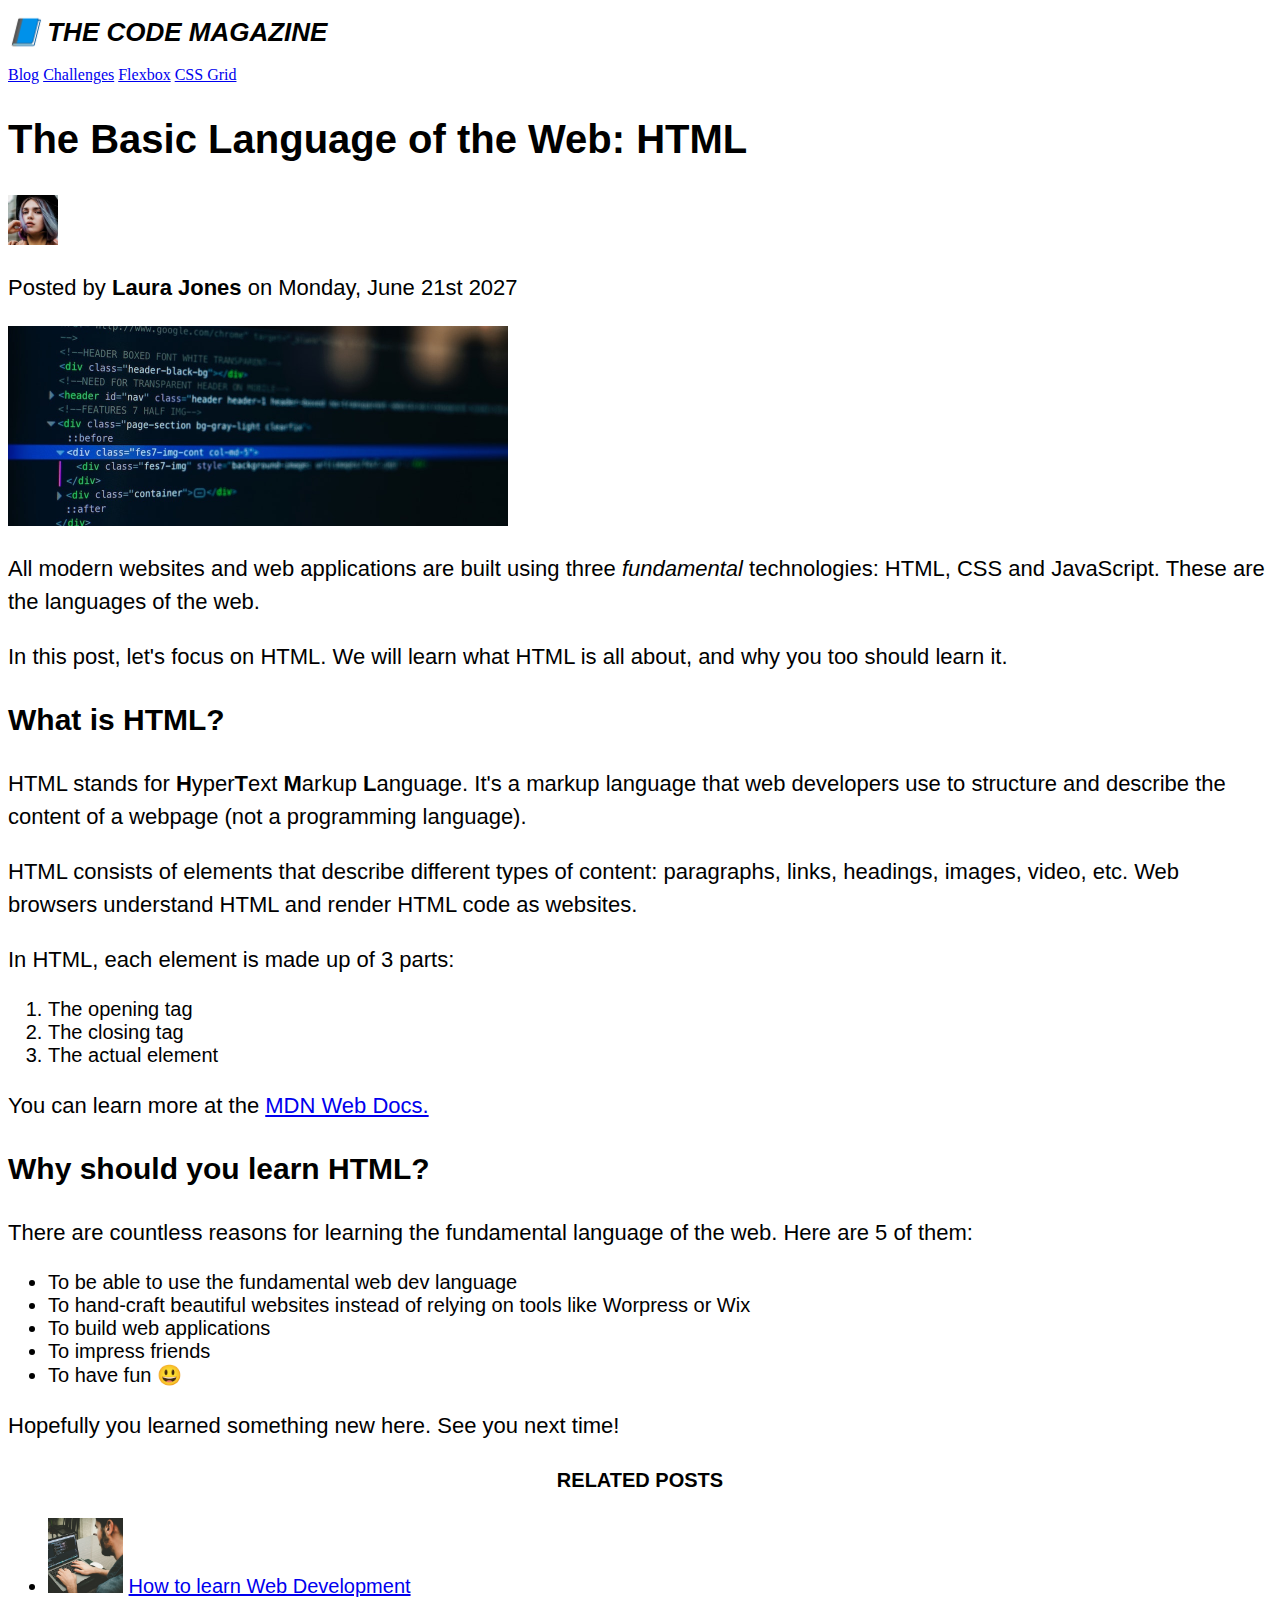
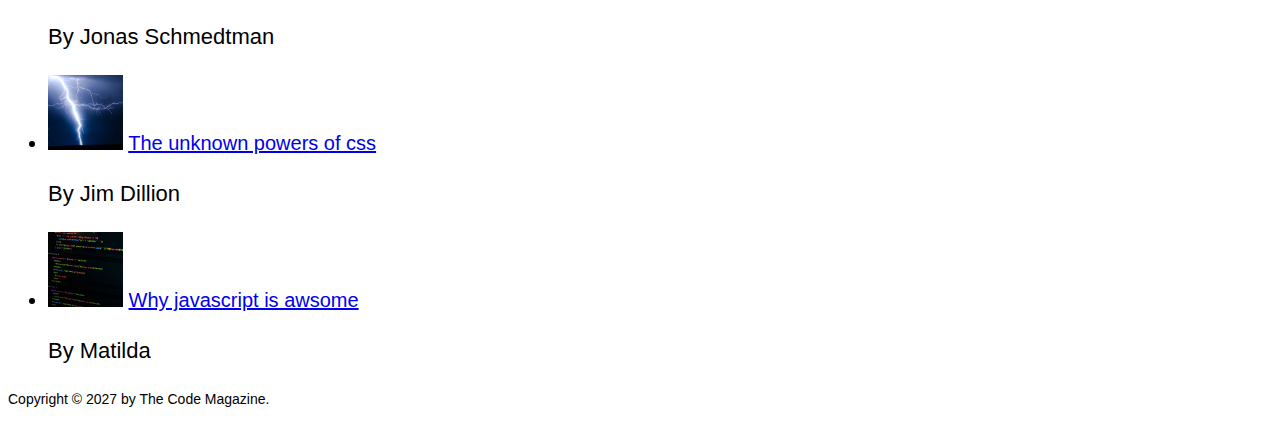
<file: 02-HTML-Fundamentals/index.html>
<!DOCTYPE html>
<html lang="en">
	<head>
		<meta charset="UTF-8" />
		<meta name="viewport" content="width=device-width, initial-scale=1.0" />
		<title>Document</title>
		<link rel="stylesheet" href="style.css" />
	</head>
	<body>
		<header>
			<h1 class="title">📘 the code magazine</h1>
			<nav>
				<a href="#">Blog</a>
				<a href="#">Challenges</a>
				<a href="#">Flexbox</a>
				<a href="#">CSS Grid</a>
			</nav>
		</header>
		<article>
			<header>
				<h2 class="article-title">The Basic Language of the Web: HTML</h2>
				<img
					src="img/laura-jones.jpg"
					alt="The smiling passport size image of the laura-jones"
					width="50"
					height="50"
				/>
				<p id="author">
					Posted by <strong>Laura Jones</strong> on Monday, June 21st 2027
				</p>
				<img
					src="img/post-img.jpg"
					alt="A picture of coding html and javascript in a code editor"
					width="500"
					height="200"
				/>
			</header>
			<p class="artile-txt">
				All modern websites and web applications are built using three
				<em>fundamental</em> technologies: HTML, CSS and JavaScript. These are
				the languages of the web.
			</p>
			<p class="artile-txt">
				In this post, let's focus on HTML. We will learn what HTML is all about,
				and why you too should learn it.
			</p>
			<h3 class="title-3">What is HTML?</h3>
			<p class="artile-txt">
				HTML stands for <strong>H</strong>yper<strong>T</strong>ext
				<strong>M</strong>arkup <strong>L</strong>anguage. It's a markup
				language that web developers use to structure and describe the content
				of a webpage (not a programming language).
			</p>
			<p class="artile-txt">
				HTML consists of elements that describe different types of content:
				paragraphs, links, headings, images, video, etc. Web browsers understand
				HTML and render HTML code as websites.
			</p>
			<p class="article-txt">In HTML, each element is made up of 3 parts:</p>
			<ol>
				<li>The opening tag</li>
				<li>The closing tag</li>
				<li>The actual element</li>
			</ol>
			<p class="article-txt">You can learn more at the <a href="#">MDN Web Docs.</a></p>
			<h3 class="title-3">Why should you learn HTML?</h3>
			<p>
				There are countless reasons for learning the fundamental language of the
				web. Here are 5 of them:
			</p>
			<ul>
				<li>To be able to use the fundamental web dev language</li>
				<li>
					To hand-craft beautiful websites instead of relying on tools like
					Worpress or Wix
				</li>
				<li>To build web applications</li>
				<li>To impress friends</li>
				<li>To have fun 😃</li>
			</ul>
			<p>Hopefully you learned something new here. See you next time!</p>
		</article>
		<aside>
			<h4>Related posts</h4>
			<ul>
				<li>
					<img
						src="img/related-1.jpg"
						alt="A men is coding"
						width="75"
						height="75"
					/>
					<a href="#">How to learn Web Development</a>
					<p>By Jonas Schmedtman</p>
				</li>
				<li>
					<img
						src="img/related-2.jpg"
						alt="A huge lightning"
						width="75"
						height="75"
					/>
					<a href="#">The unknown powers of css</a>
					<p>By Jim Dillion</p>
				</li>
				<li>
					<img
						src="img/related-3.jpg"
						alt="Screen of html and css"
						width="75"
						height="75"
					/>
					<a href="#">Why javascript is awsome</a>
					<p>By Matilda</p>
				</li>
			</ul>
		</aside>
		<footer><p>Copyright &copy; 2027 by The Code Magazine.</p></footer>
	</body>
</html>
</file>
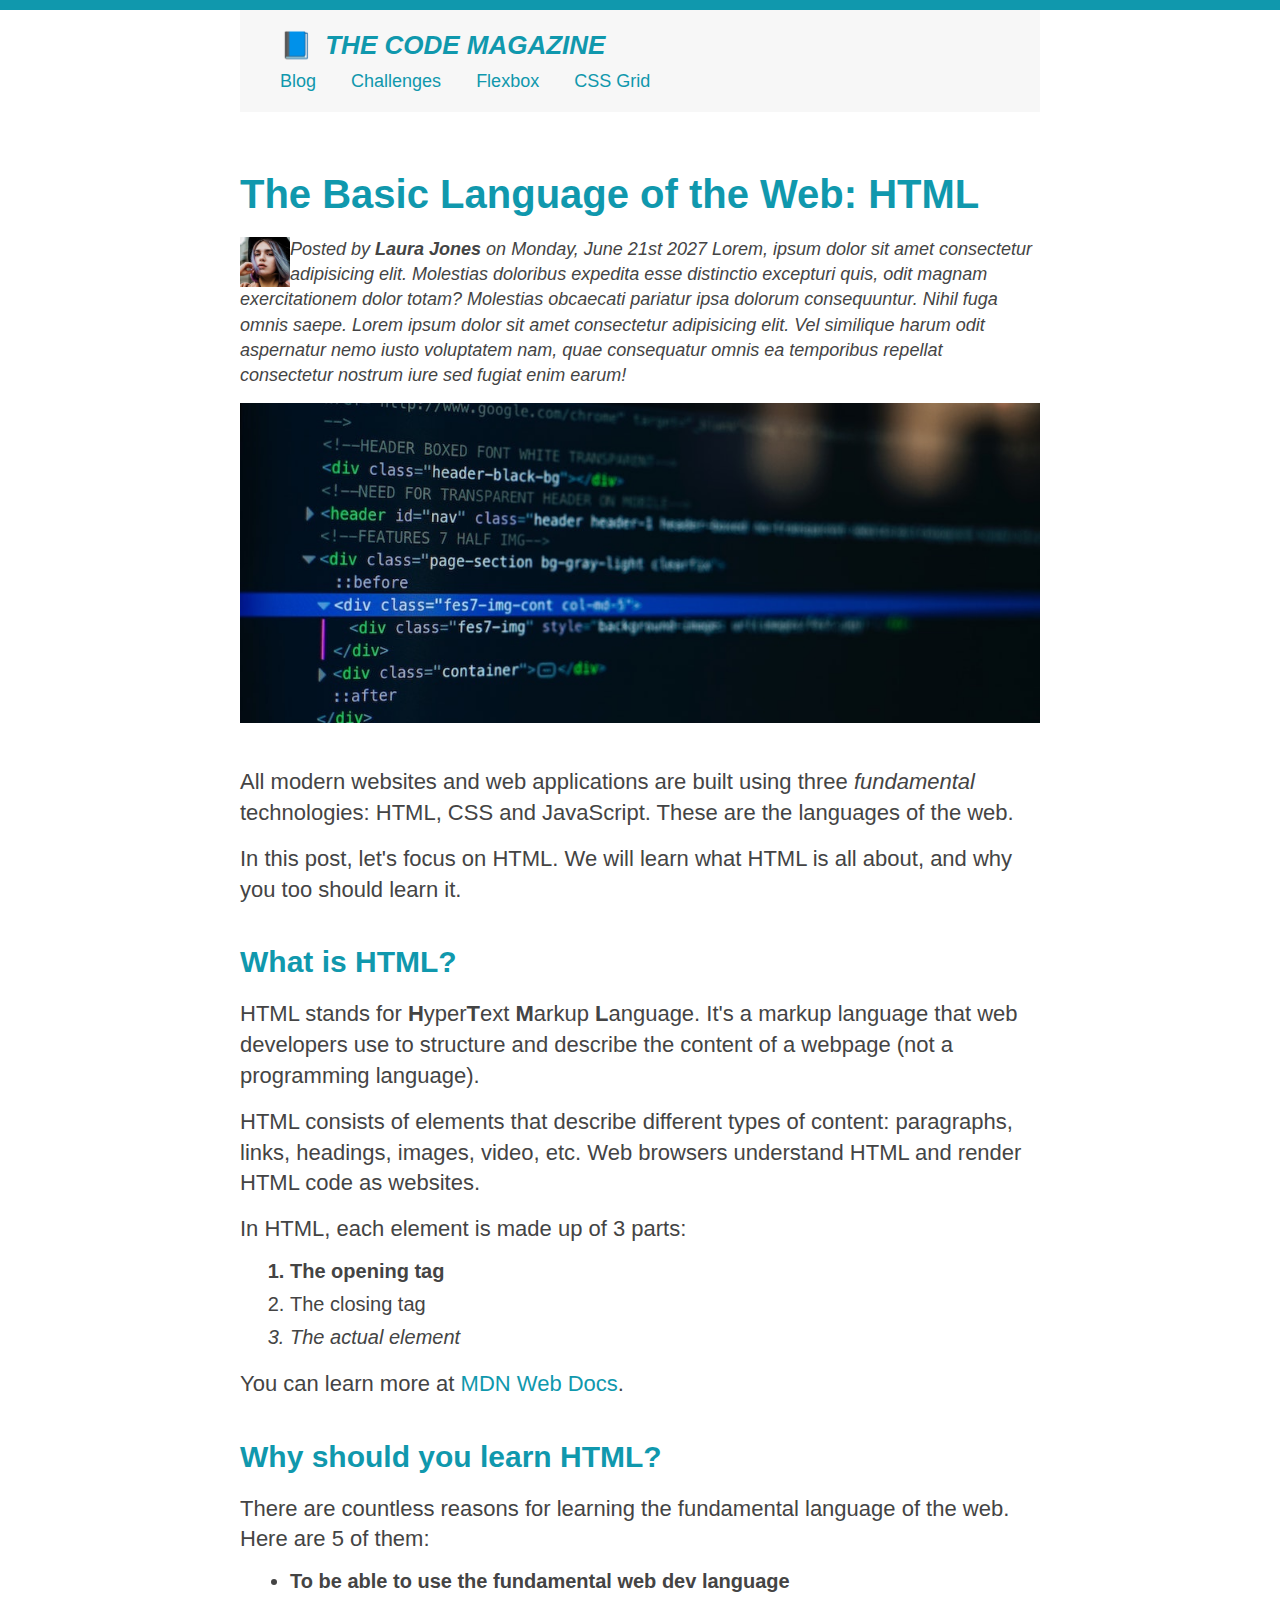
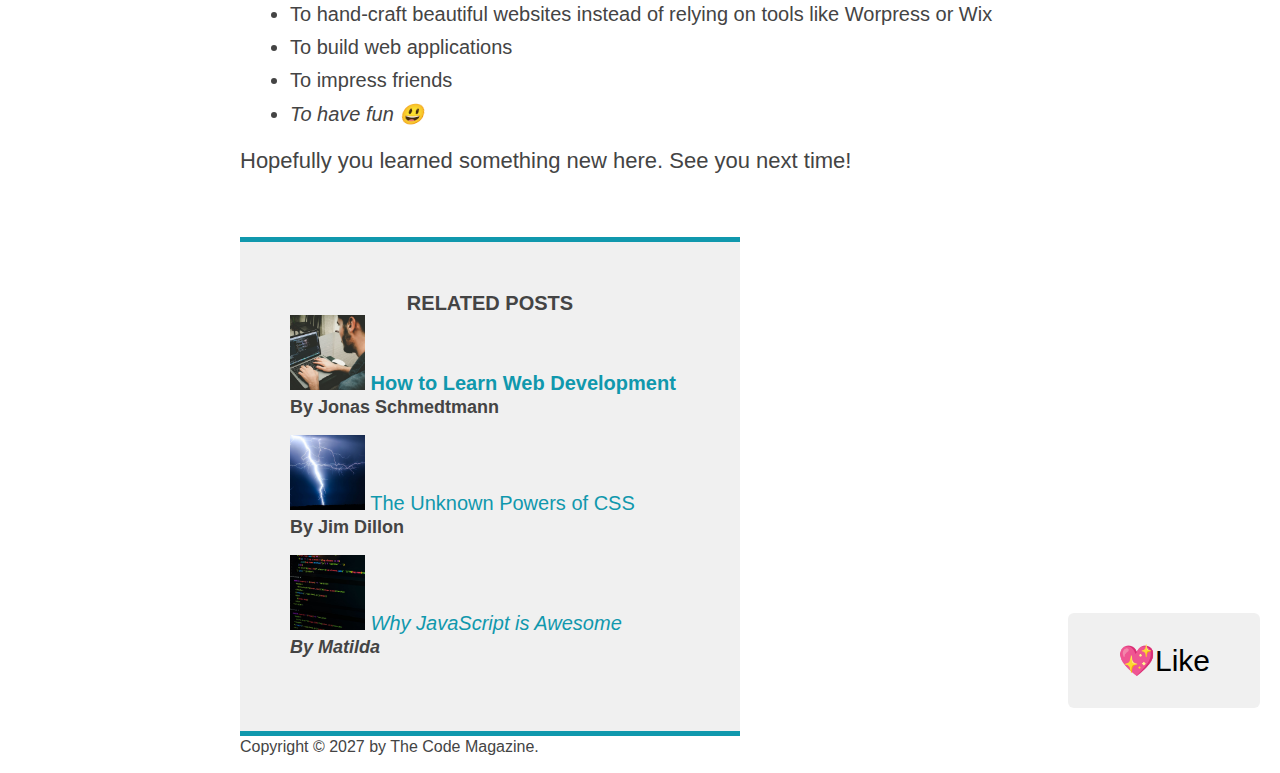
<file: 03-CSS-Fundamentals/index.html>
<!DOCTYPE html>
<html lang="en">
	<head>
		<link rel="stylesheet" href="style.css" />
		<meta charset="UTF-8" />
		<title>The Basic Language of the Web: HTML</title>
	</head>

	<body>
		<div class="container">
			<header class="magazine-header">
				<h1>📘 The Code Magazine</h1>

				<nav>
					<a href="blog.html">Blog</a>
					<a href="#">Challenges</a>
					<a href="#">Flexbox</a>
					<a href="#">CSS Grid</a>
				</nav>
			</header>

			<article>
				<header class="post-header">
					<h2 class="post-title">The Basic Language of the Web: HTML</h2>

					<img
						class="author-img"
						src="img/laura-jones.jpg"
						alt="Headshot of Laura Jones"
						height="50"
						width="50"
					/>

					<p id="author" class="author">
						Posted by <strong>Laura Jones</strong> on Monday, June 21st 2027
						Lorem, ipsum dolor sit amet consectetur adipisicing elit. Molestias
						doloribus expedita esse distinctio excepturi quis, odit magnam
						exercitationem dolor totam? Molestias obcaecati pariatur ipsa
						dolorum consequuntur. Nihil fuga omnis saepe. Lorem ipsum dolor sit
						amet consectetur adipisicing elit. Vel similique harum odit
						aspernatur nemo iusto voluptatem nam, quae consequatur omnis ea
						temporibus repellat consectetur nostrum iure sed fugiat enim earum!
					</p>

					<img
						class="post-img"
						src="img/post-img.jpg"
						alt="HTML code on a screen"
						width="100%"
					/>
				</header>

				<p>
					All modern websites and web applications are built using three
					<em>fundamental</em>
					technologies: HTML, CSS and JavaScript. These are the languages of the
					web.
				</p>

				<p>
					In this post, let's focus on HTML. We will learn what HTML is all
					about, and why you too should learn it.
				</p>

				<h3>What is HTML?</h3>
				<p>
					HTML stands for <strong>H</strong>yper<strong>T</strong>ext
					<strong>M</strong>arkup <strong>L</strong>anguage. It's a markup
					language that web developers use to structure and describe the content
					of a webpage (not a programming language).
				</p>
				<p>
					HTML consists of elements that describe different types of content:
					paragraphs, links, headings, images, video, etc. Web browsers
					understand HTML and render HTML code as websites.
				</p>
				<p>In HTML, each element is made up of 3 parts:</p>

				<ol>
					<li>The opening tag</li>
					<li>The closing tag</li>
					<li>The actual element</li>
				</ol>

				<p>
					You can learn more at
					<a
						class="link"
						href="https://developer.mozilla.org/en-US/docs/Web/HTML"
						target="_blank"
						>MDN Web Docs</a
					>.
				</p>
				<h3>Why should you learn HTML?</h3>

				<p>
					There are countless reasons for learning the fundamental language of
					the web. Here are 5 of them:
				</p>

				<ul>
					<li>To be able to use the fundamental web dev language</li>
					<li>
						To hand-craft beautiful websites instead of relying on tools like
						Worpress or Wix
					</li>
					<li>To build web applications</li>
					<li>To impress friends</li>
					<li>To have fun 😃</li>
				</ul>

				<p>Hopefully you learned something new here. See you next time!</p>
			</article>

			<aside>
				<h4>Related posts</h4>

				<ul class="related">
					<li>
						<img
							src="img/related-1.jpg"
							alt="Person programming"
							width="75"
							width="75"
						/>
						<a href="#">How to Learn Web Development</a>
						<p class="related-author">By Jonas Schmedtmann</p>
					</li>
					<li>
						<img
							src="img/related-2.jpg"
							alt="Lightning"
							width="75"
							heigth="75"
						/>
						<a href="#">The Unknown Powers of CSS</a>
						<p class="related-author">By Jim Dillon</p>
					</li>
					<li>
						<img
							src="img/related-3.jpg"
							alt="JavaScript code on a screen"
							width="75"
							height="75"
						/>
						<a href="#">Why JavaScript is Awesome</a>
						<p class="related-author">By Matilda</p>
					</li>
				</ul>
			</aside>

			<footer>
				<p id="copyright" class="copyright">
					Copyright &copy; 2027 by The Code Magazine.
				</p>
			</footer>
			<button class="btn">💖Like</button>
		</div>
	</body>
</html>
</file>
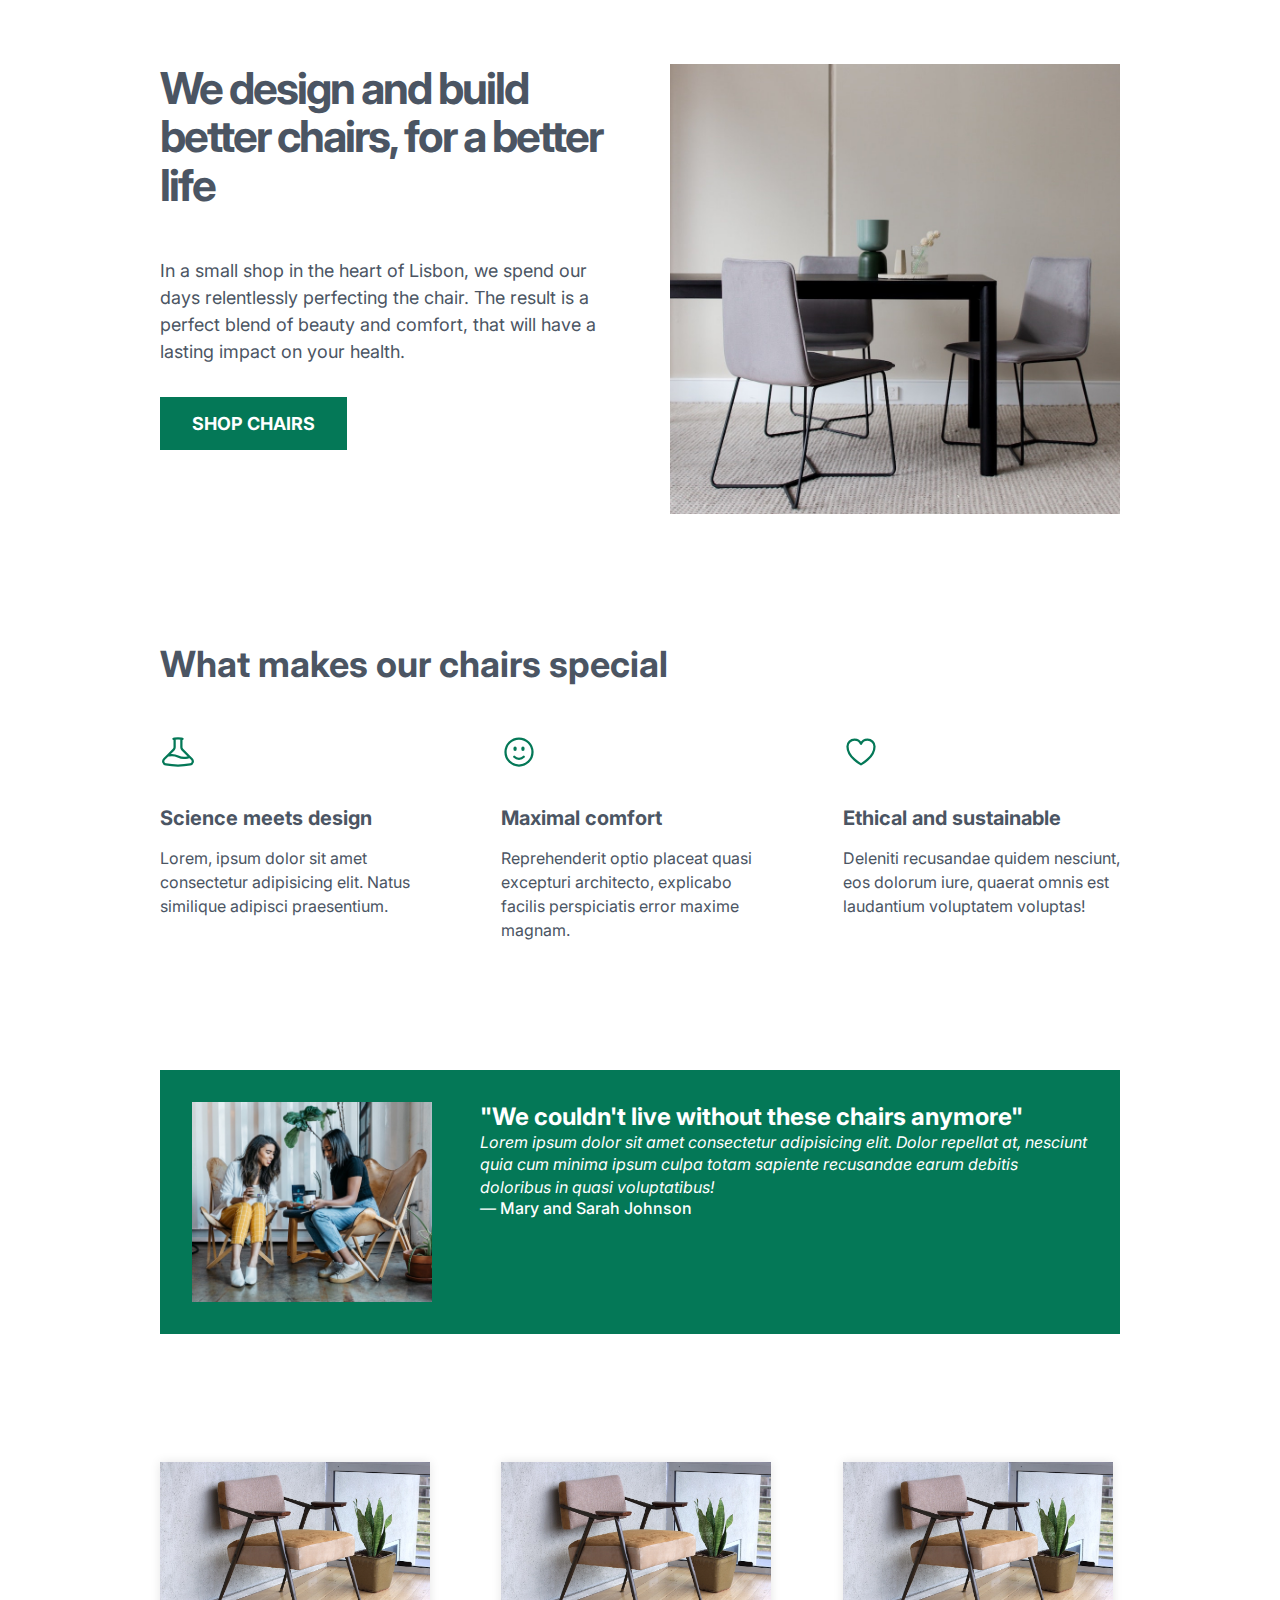
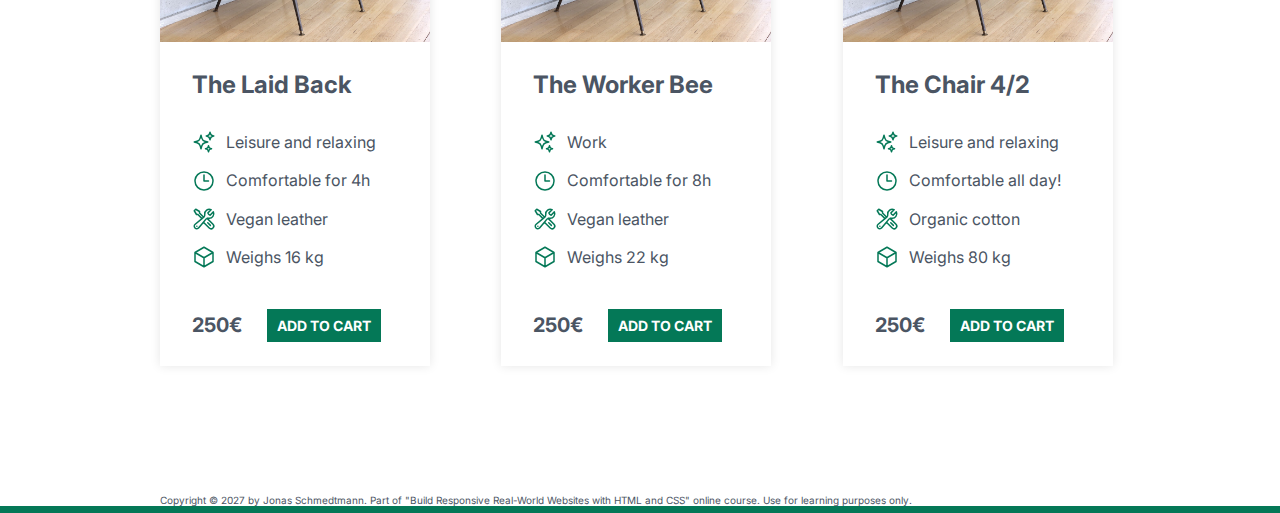
<file: 05-Design-copy/index.html>
<!DOCTYPE html>
<html lang="en">
	<head>
		<meta charset="UTF-8" />
		<meta name="viewport" content="width=device-width, initial-scale=1.0" />
		<link rel="preconnect" href="https://fonts.googleapis.com" />
		<link rel="preconnect" href="https://fonts.gstatic.com" crossorigin />
		<link
			href="https://fonts.googleapis.com/css2?family=Inter:wght@400;500;700&display=swap"
			rel="stylesheet"
		/>
		<link rel="stylesheet" href="style.css" />

		<title>Mine</title>
	</head>
	<body>
		<!-- 
We design and build better chairs, for a better life



     -->
		<div class="container">
			<header>
				<div class="header-text-box">
					<h1>We design and build better chairs, for a better life</h1>
					<p class="header-txt">
						In a small shop in the heart of Lisbon, we spend our days relentlessly
						perfecting the chair. The result is a perfect blend of beauty and comfort,
						that will have a lasting impact on your health.
					</p>
					<a href="#" class="btn btn--big">Shop chairs</a>
				</div>
				<img
					src="./hero.jpg"
					alt="A nice table with 3 nice looking chairs"
					class="hero-img"
				/>
			</header>
			<section class="features-section">
				<h2>What makes our chairs special</h2>
				<div class="grid-col-3">
					<div class="feature">
						<svg
							xmlns="http://www.w3.org/2000/svg"
							fill="none"
							viewBox="0 0 24 24"
							stroke-width="1.5"
							stroke="currentColor"
							class="feature-icon"
						>
							<path
								stroke-linecap="round"
								stroke-linejoin="round"
								d="M9.75 3.104v5.714a2.25 2.25 0 01-.659 1.591L5 14.5M9.75 3.104c-.251.023-.501.05-.75.082m.75-.082a24.301 24.301 0 014.5 0m0 0v5.714c0 .597.237 1.17.659 1.591L19.8 15.3M14.25 3.104c.251.023.501.05.75.082M19.8 15.3l-1.57.393A9.065 9.065 0 0112 15a9.065 9.065 0 00-6.23-.693L5 14.5m14.8.8l1.402 1.402c1.232 1.232.65 3.318-1.067 3.611A48.309 48.309 0 0112 21c-2.773 0-5.491-.235-8.135-.687-1.718-.293-2.3-2.379-1.067-3.61L5 14.5"
							/>
						</svg>

						<p class="feature-title">Science meets design</p>
						<p class="feature-txt">
							Lorem, ipsum dolor sit amet consectetur adipisicing elit. Natus similique
							adipisci praesentium.
						</p>
					</div>
					<div class="feature">
						<svg
							xmlns="http://www.w3.org/2000/svg"
							fill="none"
							viewBox="0 0 24 24"
							stroke-width="1.5"
							stroke="currentColor"
							class="feature-icon"
						>
							<path
								stroke-linecap="round"
								stroke-linejoin="round"
								d="M15.182 15.182a4.5 4.5 0 01-6.364 0M21 12a9 9 0 11-18 0 9 9 0 0118 0zM9.75 9.75c0 .414-.168.75-.375.75S9 10.164 9 9.75 9.168 9 9.375 9s.375.336.375.75zm-.375 0h.008v.015h-.008V9.75zm5.625 0c0 .414-.168.75-.375.75s-.375-.336-.375-.75.168-.75.375-.75.375.336.375.75zm-.375 0h.008v.015h-.008V9.75z"
							/>
						</svg>

						<p class="feature-title">Maximal comfort</p>
						<p class="feature-txt">
							Reprehenderit optio placeat quasi excepturi architecto, explicabo facilis
							perspiciatis error maxime magnam.
						</p>
					</div>
					<div class="feature">
						<svg
							xmlns="http://www.w3.org/2000/svg"
							fill="none"
							viewBox="0 0 24 24"
							stroke-width="1.5"
							stroke="currentColor"
							class="feature-icon"
						>
							<path
								stroke-linecap="round"
								stroke-linejoin="round"
								d="M21 8.25c0-2.485-2.099-4.5-4.688-4.5-1.935 0-3.597 1.126-4.312 2.733-.715-1.607-2.377-2.733-4.313-2.733C5.1 3.75 3 5.765 3 8.25c0 7.22 9 12 9 12s9-4.78 9-12z"
							/>
						</svg>

						<p class="feature-title">Ethical and sustainable</p>
						<p class="feature-txt">
							Deleniti recusandae quidem nesciunt, eos dolorum iure, quaerat omnis est
							laudantium voluptatem voluptas!
						</p>
					</div>
				</div>
			</section>
			<section class="testimonial-section">
				<img class="testimonial-img" src="customers.jpg" alt="2 our good customers" />
				<div class="testimonial-txt-box">
					<p class="testimonial-title">"We couldn't live without these chairs anymore"</p>
					<p class="testimonial-quote">
						Lorem ipsum dolor sit amet consectetur adipisicing elit. Dolor repellat at,
						nesciunt quia cum minima ipsum culpa totam sapiente recusandae earum debitis
						doloribus in quasi voluptatibus!
					</p>
					<p class="testimonial-quote-author">&mdash; Mary and Sarah Johnson</p>
				</div>
			</section>
			<section class="chair-section">
				<h2></h2>
				<div class="grid-col-3">
					<div class="chair">
						<img class="chair-img" src="chair-1.jpg" alt="Image of a nice chair" />

						<div class="chair-txt-box">
							<p class="chair-title">The Laid Back</p>
							<ul>
								<li class="chair-txt">
									<svg
										xmlns="http://www.w3.org/2000/svg"
										fill="none"
										viewBox="0 0 24 24"
										stroke-width="1.5"
										stroke="currentColor"
										class="chair-icon"
									>
										<path
											stroke-linecap="round"
											stroke-linejoin="round"
											d="M9.813 15.904L9 18.75l-.813-2.846a4.5 4.5 0 00-3.09-3.09L2.25 12l2.846-.813a4.5 4.5 0 003.09-3.09L9 5.25l.813 2.846a4.5 4.5 0 003.09 3.09L15.75 12l-2.846.813a4.5 4.5 0 00-3.09 3.09zM18.259 8.715L18 9.75l-.259-1.035a3.375 3.375 0 00-2.455-2.456L14.25 6l1.036-.259a3.375 3.375 0 002.455-2.456L18 2.25l.259 1.035a3.375 3.375 0 002.456 2.456L21.75 6l-1.035.259a3.375 3.375 0 00-2.456 2.456zM16.894 20.567L16.5 21.75l-.394-1.183a2.25 2.25 0 00-1.423-1.423L13.5 18.75l1.183-.394a2.25 2.25 0 001.423-1.423l.394-1.183.394 1.183a2.25 2.25 0 001.423 1.423l1.183.394-1.183.394a2.25 2.25 0 00-1.423 1.423z"
										/>
									</svg>
									<span>Leisure and relaxing</span>
								</li>
								<li class="chair-txt">
									<svg
										xmlns="http://www.w3.org/2000/svg"
										fill="none"
										viewBox="0 0 24 24"
										stroke-width="1.5"
										stroke="currentColor"
										class="chair-icon"
									>
										<path
											stroke-linecap="round"
											stroke-linejoin="round"
											d="M12 6v6h4.5m4.5 0a9 9 0 11-18 0 9 9 0 0118 0z"
										/>
									</svg>
									<span>Comfortable for 4h</span>
								</li>
								<li class="chair-txt">
									<svg
										xmlns="http://www.w3.org/2000/svg"
										fill="none"
										viewBox="0 0 24 24"
										stroke-width="1.5"
										stroke="currentColor"
										class="chair-icon"
									>
										<path
											stroke-linecap="round"
											stroke-linejoin="round"
											d="M11.42 15.17L17.25 21A2.652 2.652 0 0021 17.25l-5.877-5.877M11.42 15.17l2.496-3.03c.317-.384.74-.626 1.208-.766M11.42 15.17l-4.655 5.653a2.548 2.548 0 11-3.586-3.586l6.837-5.63m5.108-.233c.55-.164 1.163-.188 1.743-.14a4.5 4.5 0 004.486-6.336l-3.276 3.277a3.004 3.004 0 01-2.25-2.25l3.276-3.276a4.5 4.5 0 00-6.336 4.486c.091 1.076-.071 2.264-.904 2.95l-.102.085m-1.745 1.437L5.909 7.5H4.5L2.25 3.75l1.5-1.5L7.5 4.5v1.409l4.26 4.26m-1.745 1.437l1.745-1.437m6.615 8.206L15.75 15.75M4.867 19.125h.008v.008h-.008v-.008z"
										/>
									</svg>

									<span>Vegan leather</span>
								</li>
								<li class="chair-txt">
									<svg
										xmlns="http://www.w3.org/2000/svg"
										fill="none"
										viewBox="0 0 24 24"
										stroke-width="1.5"
										stroke="currentColor"
										class="chair-icon"
									>
										<path
											stroke-linecap="round"
											stroke-linejoin="round"
											d="M21 7.5l-9-5.25L3 7.5m18 0l-9 5.25m9-5.25v9l-9 5.25M3 7.5l9 5.25M3 7.5v9l9 5.25m0-9v9"
										/>
									</svg>

									<span>Weighs 16 kg</span>
								</li>
							</ul>
							<div class="chair-purchase">
								<p class="chair-price">250€</p>
								<a href="#" class="btn btn--small">add to cart</a>
							</div>
						</div>
					</div>
					<div class="chair">
						<img class="chair-img" src="chair-1.jpg" alt="Image of a nice chair" />

						<div class="chair-txt-box">
							<p class="chair-title">The Worker Bee</p>
							<ul>
								<li class="chair-txt">
									<svg
										xmlns="http://www.w3.org/2000/svg"
										fill="none"
										viewBox="0 0 24 24"
										stroke-width="1.5"
										stroke="currentColor"
										class="chair-icon"
									>
										<path
											stroke-linecap="round"
											stroke-linejoin="round"
											d="M9.813 15.904L9 18.75l-.813-2.846a4.5 4.5 0 00-3.09-3.09L2.25 12l2.846-.813a4.5 4.5 0 003.09-3.09L9 5.25l.813 2.846a4.5 4.5 0 003.09 3.09L15.75 12l-2.846.813a4.5 4.5 0 00-3.09 3.09zM18.259 8.715L18 9.75l-.259-1.035a3.375 3.375 0 00-2.455-2.456L14.25 6l1.036-.259a3.375 3.375 0 002.455-2.456L18 2.25l.259 1.035a3.375 3.375 0 002.456 2.456L21.75 6l-1.035.259a3.375 3.375 0 00-2.456 2.456zM16.894 20.567L16.5 21.75l-.394-1.183a2.25 2.25 0 00-1.423-1.423L13.5 18.75l1.183-.394a2.25 2.25 0 001.423-1.423l.394-1.183.394 1.183a2.25 2.25 0 001.423 1.423l1.183.394-1.183.394a2.25 2.25 0 00-1.423 1.423z"
										/>
									</svg>
									<span>Work</span>
								</li>
								<li class="chair-txt">
									<svg
										xmlns="http://www.w3.org/2000/svg"
										fill="none"
										viewBox="0 0 24 24"
										stroke-width="1.5"
										stroke="currentColor"
										class="chair-icon"
									>
										<path
											stroke-linecap="round"
											stroke-linejoin="round"
											d="M12 6v6h4.5m4.5 0a9 9 0 11-18 0 9 9 0 0118 0z"
										/>
									</svg>
									<span>Comfortable for 8h</span>
								</li>
								<li class="chair-txt">
									<svg
										xmlns="http://www.w3.org/2000/svg"
										fill="none"
										viewBox="0 0 24 24"
										stroke-width="1.5"
										stroke="currentColor"
										class="chair-icon"
									>
										<path
											stroke-linecap="round"
											stroke-linejoin="round"
											d="M11.42 15.17L17.25 21A2.652 2.652 0 0021 17.25l-5.877-5.877M11.42 15.17l2.496-3.03c.317-.384.74-.626 1.208-.766M11.42 15.17l-4.655 5.653a2.548 2.548 0 11-3.586-3.586l6.837-5.63m5.108-.233c.55-.164 1.163-.188 1.743-.14a4.5 4.5 0 004.486-6.336l-3.276 3.277a3.004 3.004 0 01-2.25-2.25l3.276-3.276a4.5 4.5 0 00-6.336 4.486c.091 1.076-.071 2.264-.904 2.95l-.102.085m-1.745 1.437L5.909 7.5H4.5L2.25 3.75l1.5-1.5L7.5 4.5v1.409l4.26 4.26m-1.745 1.437l1.745-1.437m6.615 8.206L15.75 15.75M4.867 19.125h.008v.008h-.008v-.008z"
										/>
									</svg>

									<span>Vegan leather</span>
								</li>
								<li class="chair-txt">
									<svg
										xmlns="http://www.w3.org/2000/svg"
										fill="none"
										viewBox="0 0 24 24"
										stroke-width="1.5"
										stroke="currentColor"
										class="chair-icon"
									>
										<path
											stroke-linecap="round"
											stroke-linejoin="round"
											d="M21 7.5l-9-5.25L3 7.5m18 0l-9 5.25m9-5.25v9l-9 5.25M3 7.5l9 5.25M3 7.5v9l9 5.25m0-9v9"
										/>
									</svg>

									<span>Weighs 22 kg</span>
								</li>
							</ul>
							<div class="chair-purchase">
								<p class="chair-price">250€</p>
								<a href="#" class="btn btn--small">add to cart</a>
							</div>
						</div>
					</div>
					<div class="chair">
						<img class="chair-img" src="chair-1.jpg" alt="Image of a nice chair" />

						<div class="chair-txt-box">
							<p class="chair-title">The Chair 4/2</p>
							<ul>
								<li class="chair-txt">
									<svg
										xmlns="http://www.w3.org/2000/svg"
										fill="none"
										viewBox="0 0 24 24"
										stroke-width="1.5"
										stroke="currentColor"
										class="chair-icon"
									>
										<path
											stroke-linecap="round"
											stroke-linejoin="round"
											d="M9.813 15.904L9 18.75l-.813-2.846a4.5 4.5 0 00-3.09-3.09L2.25 12l2.846-.813a4.5 4.5 0 003.09-3.09L9 5.25l.813 2.846a4.5 4.5 0 003.09 3.09L15.75 12l-2.846.813a4.5 4.5 0 00-3.09 3.09zM18.259 8.715L18 9.75l-.259-1.035a3.375 3.375 0 00-2.455-2.456L14.25 6l1.036-.259a3.375 3.375 0 002.455-2.456L18 2.25l.259 1.035a3.375 3.375 0 002.456 2.456L21.75 6l-1.035.259a3.375 3.375 0 00-2.456 2.456zM16.894 20.567L16.5 21.75l-.394-1.183a2.25 2.25 0 00-1.423-1.423L13.5 18.75l1.183-.394a2.25 2.25 0 001.423-1.423l.394-1.183.394 1.183a2.25 2.25 0 001.423 1.423l1.183.394-1.183.394a2.25 2.25 0 00-1.423 1.423z"
										/>
									</svg>
									<span>Leisure and relaxing</span>
								</li>
								<li class="chair-txt">
									<svg
										xmlns="http://www.w3.org/2000/svg"
										fill="none"
										viewBox="0 0 24 24"
										stroke-width="1.5"
										stroke="currentColor"
										class="chair-icon"
									>
										<path
											stroke-linecap="round"
											stroke-linejoin="round"
											d="M12 6v6h4.5m4.5 0a9 9 0 11-18 0 9 9 0 0118 0z"
										/>
									</svg>
									<span>Comfortable all day!</span>
								</li>
								<li class="chair-txt">
									<svg
										xmlns="http://www.w3.org/2000/svg"
										fill="none"
										viewBox="0 0 24 24"
										stroke-width="1.5"
										stroke="currentColor"
										class="chair-icon"
									>
										<path
											stroke-linecap="round"
											stroke-linejoin="round"
											d="M11.42 15.17L17.25 21A2.652 2.652 0 0021 17.25l-5.877-5.877M11.42 15.17l2.496-3.03c.317-.384.74-.626 1.208-.766M11.42 15.17l-4.655 5.653a2.548 2.548 0 11-3.586-3.586l6.837-5.63m5.108-.233c.55-.164 1.163-.188 1.743-.14a4.5 4.5 0 004.486-6.336l-3.276 3.277a3.004 3.004 0 01-2.25-2.25l3.276-3.276a4.5 4.5 0 00-6.336 4.486c.091 1.076-.071 2.264-.904 2.95l-.102.085m-1.745 1.437L5.909 7.5H4.5L2.25 3.75l1.5-1.5L7.5 4.5v1.409l4.26 4.26m-1.745 1.437l1.745-1.437m6.615 8.206L15.75 15.75M4.867 19.125h.008v.008h-.008v-.008z"
										/>
									</svg>

									<span>Organic cotton</span>
								</li>
								<li class="chair-txt">
									<svg
										xmlns="http://www.w3.org/2000/svg"
										fill="none"
										viewBox="0 0 24 24"
										stroke-width="1.5"
										stroke="currentColor"
										class="chair-icon"
									>
										<path
											stroke-linecap="round"
											stroke-linejoin="round"
											d="M21 7.5l-9-5.25L3 7.5m18 0l-9 5.25m9-5.25v9l-9 5.25M3 7.5l9 5.25M3 7.5v9l9 5.25m0-9v9"
										/>
									</svg>

									<span>Weighs 80 kg</span>
								</li>
							</ul>
							<div class="chair-purchase">
								<p class="chair-price">250€</p>
								<a href="#" class="btn btn--small">add to cart</a>
							</div>
						</div>
					</div>
				</div>
			</section>
			<footer>
				<p class="copyright-txt">
					Copyright © 2027 by Jonas Schmedtmann. Part of "Build Responsive Real-World
					Websites with HTML and CSS" online course. Use for learning purposes only.
				</p>
			</footer>
		</div>
	</body>
</html>
</file>
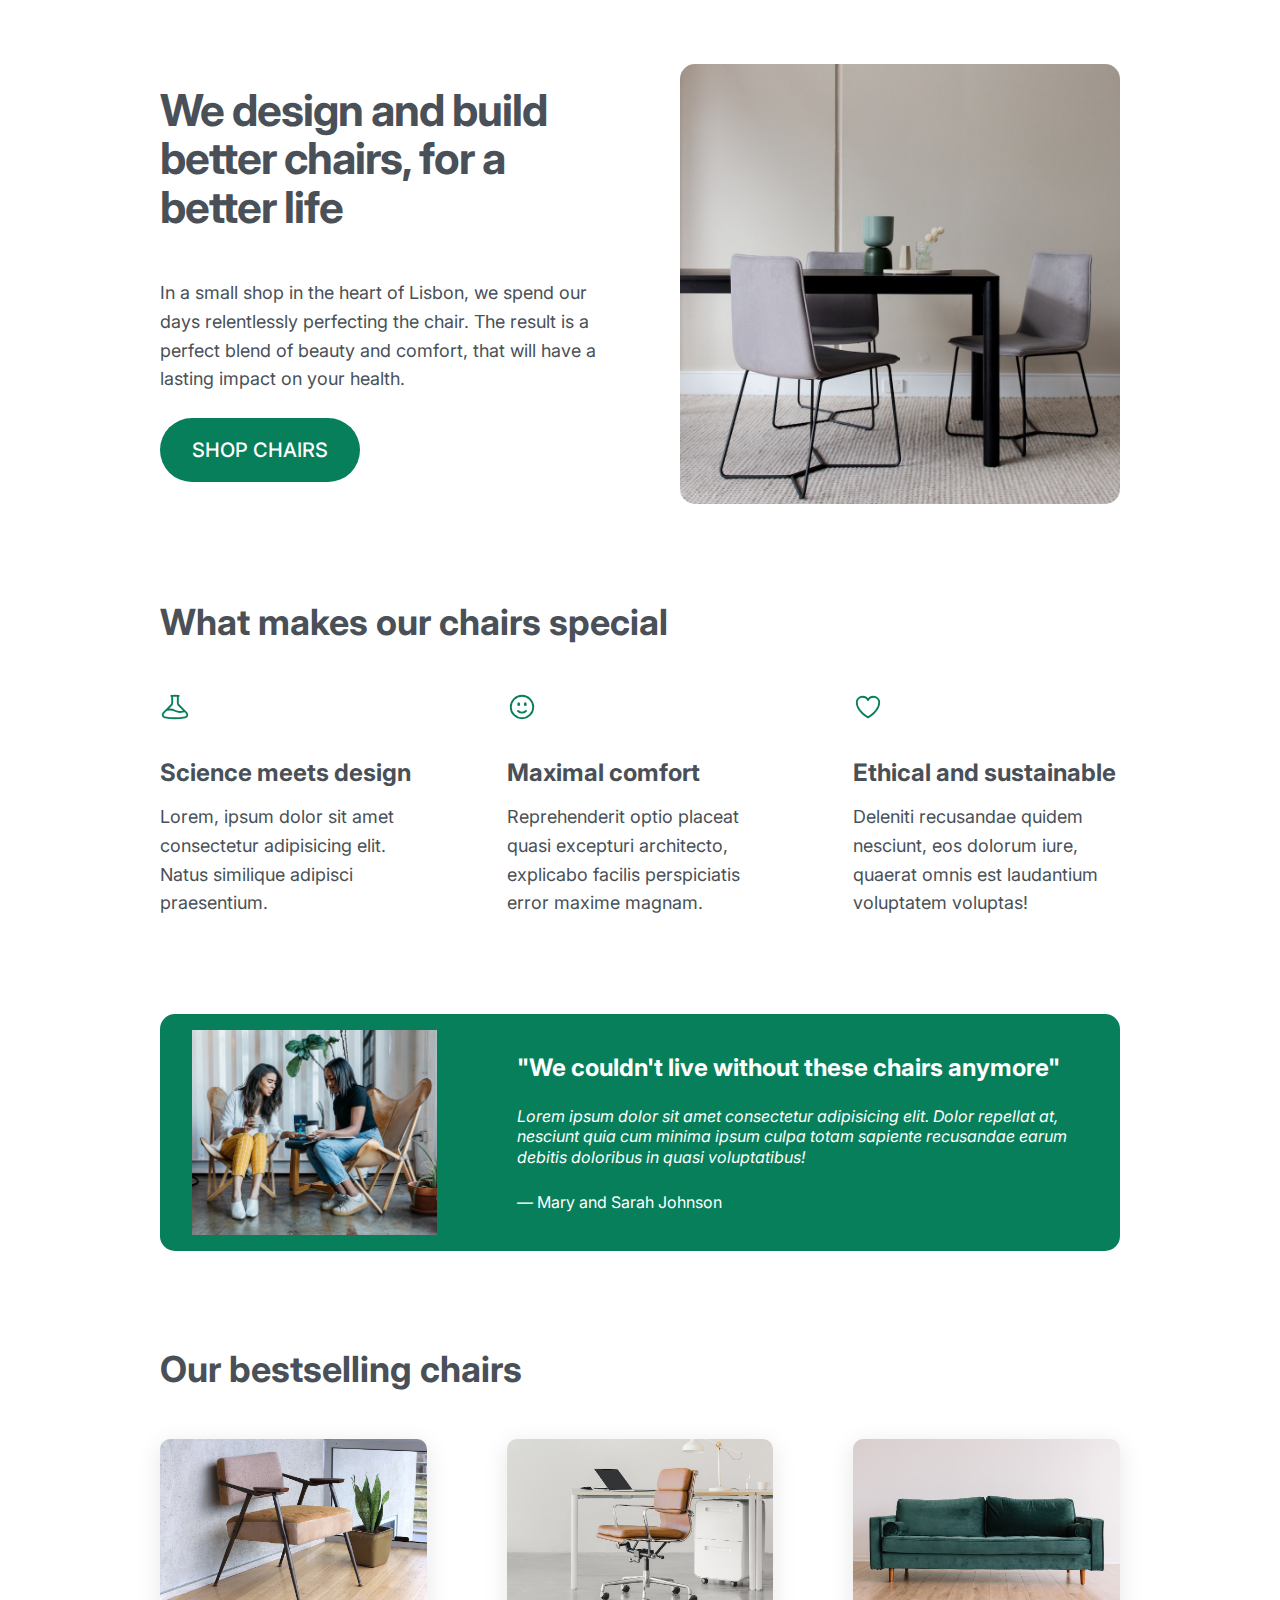
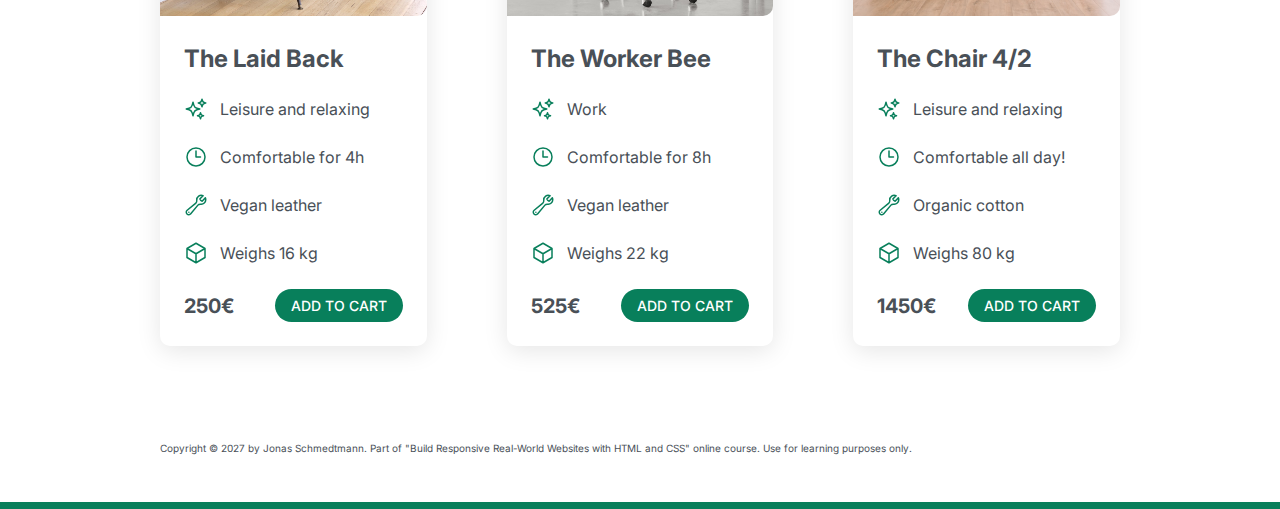
<file: 05-Design/index.html>
<!DOCTYPE html>
<html lang="en">
	<head>
		<meta charset="UTF-8" />
		<meta http-equiv="X-UA-Compatible" content="IE=edge" />
		<meta name="viewport" content="width=device-width, initial-scale=1.0" />

		<link rel="preconnect" href="https://fonts.googleapis.com" />
		<link rel="preconnect" href="https://fonts.gstatic.com" crossorigin />
		<link
			href="https://fonts.googleapis.com/css2?family=Inter:wght@400;500;700&display=swap"
			rel="stylesheet"
		/>
		<link rel="stylesheet" href="style.css" />

		<title>Lisbon Chair Shop</title>
	</head>
	<body>
		<div class="container">
			<header>
				<div class="header-text-box">
					<h1>We design and build better chairs, for a better life</h1>
					<p class="header-text">
						In a small shop in the heart of Lisbon, we spend our days relentlessly
						perfecting the chair. The result is a perfect blend of beauty and comfort,
						that will have a lasting impact on your health.
					</p>
					<a class="btn btn--big" href="#">Shop chairs</a>
				</div>
				<img src="hero.jpg" alt="Photo" />
			</header>

			<section>
				<h2>What makes our chairs special</h2>
				<div class="grid-3-cols">
					<div>
						<svg
							xmlns="http://www.w3.org/2000/svg"
							fill="none"
							viewBox="0 0 24 24"
							stroke-width="1.5"
							stroke="currentColor"
							class="features-icon"
						>
							<path
								stroke-linecap="round"
								stroke-linejoin="round"
								d="M9.75 3.104v5.714a2.25 2.25 0 01-.659 1.591L5 14.5M9.75 3.104c-.251.023-.501.05-.75.082m.75-.082a24.301 24.301 0 014.5 0m0 0v5.714c0 .597.237 1.17.659 1.591L19.8 15.3M14.25 3.104c.251.023.501.05.75.082M19.8 15.3l-1.57.393A9.065 9.065 0 0112 15a9.065 9.065 0 00-6.23-.693L5 14.5m14.8.8l1.402 1.402c1.232 1.232.65 3.318-1.067 3.611A48.309 48.309 0 0112 21c-2.773 0-5.491-.235-8.135-.687-1.718-.293-2.3-2.379-1.067-3.61L5 14.5"
							/>
						</svg>

						<p class="features-title"><strong>Science meets design</strong></p>
						<p class="features-text">
							Lorem, ipsum dolor sit amet consectetur adipisicing elit. Natus similique
							adipisci praesentium.
						</p>
					</div>

					<div>
						<svg
							xmlns="http://www.w3.org/2000/svg"
							fill="none"
							viewBox="0 0 24 24"
							stroke-width="1.5"
							stroke="currentColor"
							class="features-icon"
						>
							<path
								stroke-linecap="round"
								stroke-linejoin="round"
								d="M15.182 15.182a4.5 4.5 0 01-6.364 0M21 12a9 9 0 11-18 0 9 9 0 0118 0zM9.75 9.75c0 .414-.168.75-.375.75S9 10.164 9 9.75 9.168 9 9.375 9s.375.336.375.75zm-.375 0h.008v.015h-.008V9.75zm5.625 0c0 .414-.168.75-.375.75s-.375-.336-.375-.75.168-.75.375-.75.375.336.375.75zm-.375 0h.008v.015h-.008V9.75z"
							/>
						</svg>

						<p class="features-title">
							<strong>Maximal comfort</strong>
						</p>
						<p class="features-text">
							Reprehenderit optio placeat quasi excepturi architecto, explicabo facilis
							perspiciatis error maxime magnam.
						</p>
					</div>

					<div>
						<svg
							xmlns="http://www.w3.org/2000/svg"
							fill="none"
							viewBox="0 0 24 24"
							stroke-width="1.5"
							stroke="currentColor"
							class="features-icon"
						>
							<path
								stroke-linecap="round"
								stroke-linejoin="round"
								d="M21 8.25c0-2.485-2.099-4.5-4.688-4.5-1.935 0-3.597 1.126-4.312 2.733-.715-1.607-2.377-2.733-4.313-2.733C5.1 3.75 3 5.765 3 8.25c0 7.22 9 12 9 12s9-4.78 9-12z"
							/>
						</svg>

						<p class="features-title">
							<strong>Ethical and sustainable</strong>
						</p>
						<p class="features-text">
							Deleniti recusandae quidem nesciunt, eos dolorum iure, quaerat omnis est
							laudantium voluptatem voluptas!
						</p>
					</div>
				</div>
			</section>

			<section class="testimonial-section">
				<div class="grid-3-cols">
					<img src="customers.jpg" alt="People sitting on chairs" />
					<div class="testimonial-box">
						<h2>"We couldn't live without these chairs anymore"</h2>
						<blockquote class="testimonial-text">
							Lorem ipsum dolor sit amet consectetur adipisicing elit. Dolor repellat at,
							nesciunt quia cum minima ipsum culpa totam sapiente recusandae earum debitis
							doloribus in quasi voluptatibus!
						</blockquote>
						<p class="testimonial-author">&mdash; Mary and Sarah Johnson</p>
					</div>
				</div>
			</section>

			<section>
				<h2>Our bestselling chairs</h2>
				<div class="grid-3-cols">
					<figure class="chair">
						<img src="chair-1.jpg" alt="Chair" />
						<div class="chair-box">
							<h3>The Laid Back</h3>
							<ul class="chair-details">
								<li>
									<!-- Span is a generic INLINE text element, it doesn't have any meaning. It's like a div element, but inline -->
									<svg
										xmlns="http://www.w3.org/2000/svg"
										fill="none"
										viewBox="0 0 24 24"
										stroke-width="1.5"
										stroke="currentColor"
										class="chair-icon"
									>
										<path
											stroke-linecap="round"
											stroke-linejoin="round"
											d="M9.813 15.904L9 18.75l-.813-2.846a4.5 4.5 0 00-3.09-3.09L2.25 12l2.846-.813a4.5 4.5 0 003.09-3.09L9 5.25l.813 2.846a4.5 4.5 0 003.09 3.09L15.75 12l-2.846.813a4.5 4.5 0 00-3.09 3.09zM18.259 8.715L18 9.75l-.259-1.035a3.375 3.375 0 00-2.455-2.456L14.25 6l1.036-.259a3.375 3.375 0 002.455-2.456L18 2.25l.259 1.035a3.375 3.375 0 002.456 2.456L21.75 6l-1.035.259a3.375 3.375 0 00-2.456 2.456zM16.894 20.567L16.5 21.75l-.394-1.183a2.25 2.25 0 00-1.423-1.423L13.5 18.75l1.183-.394a2.25 2.25 0 001.423-1.423l.394-1.183.394 1.183a2.25 2.25 0 001.423 1.423l1.183.394-1.183.394a2.25 2.25 0 00-1.423 1.423z"
										/>
									</svg>

									<span>Leisure and relaxing</span>
								</li>
								<li>
									<svg
										xmlns="http://www.w3.org/2000/svg"
										fill="none"
										viewBox="0 0 24 24"
										stroke-width="1.5"
										stroke="currentColor"
										class="chair-icon"
									>
										<path
											stroke-linecap="round"
											stroke-linejoin="round"
											d="M12 6v6h4.5m4.5 0a9 9 0 11-18 0 9 9 0 0118 0z"
										/>
									</svg>

									<span>Comfortable for 4h</span>
								</li>
								<li>
									<svg
										xmlns="http://www.w3.org/2000/svg"
										fill="none"
										viewBox="0 0 24 24"
										stroke-width="1.5"
										stroke="currentColor"
										class="chair-icon"
									>
										<path
											stroke-linecap="round"
											stroke-linejoin="round"
											d="M21.75 6.75a4.5 4.5 0 01-4.884 4.484c-1.076-.091-2.264.071-2.95.904l-7.152 8.684a2.548 2.548 0 11-3.586-3.586l8.684-7.152c.833-.686.995-1.874.904-2.95a4.5 4.5 0 016.336-4.486l-3.276 3.276a3.004 3.004 0 002.25 2.25l3.276-3.276c.256.565.398 1.192.398 1.852z"
										/>
										<path
											stroke-linecap="round"
											stroke-linejoin="round"
											d="M4.867 19.125h.008v.008h-.008v-.008z"
										/>
									</svg>

									<span>Vegan leather</span>
								</li>
								<li>
									<svg
										xmlns="http://www.w3.org/2000/svg"
										fill="none"
										viewBox="0 0 24 24"
										stroke-width="1.5"
										stroke="currentColor"
										class="chair-icon"
									>
										<path
											stroke-linecap="round"
											stroke-linejoin="round"
											d="M21 7.5l-9-5.25L3 7.5m18 0l-9 5.25m9-5.25v9l-9 5.25M3 7.5l9 5.25M3 7.5v9l9 5.25m0-9v9"
										/>
									</svg>

									<span>Weighs 16 kg</span>
								</li>
							</ul>
							<div class="chair-price">
								<strong>250€</strong>
								<a href="#" class="btn btn--small">Add to cart</a>
							</div>
						</div>
					</figure>

					<figure class="chair">
						<img src="chair-2.jpg" alt="Chair" />
						<div class="chair-box">
							<h3>The Worker Bee</h3>
							<ul class="chair-details">
								<li>
									<svg
										xmlns="http://www.w3.org/2000/svg"
										fill="none"
										viewBox="0 0 24 24"
										stroke-width="1.5"
										stroke="currentColor"
										class="chair-icon"
									>
										<path
											stroke-linecap="round"
											stroke-linejoin="round"
											d="M9.813 15.904L9 18.75l-.813-2.846a4.5 4.5 0 00-3.09-3.09L2.25 12l2.846-.813a4.5 4.5 0 003.09-3.09L9 5.25l.813 2.846a4.5 4.5 0 003.09 3.09L15.75 12l-2.846.813a4.5 4.5 0 00-3.09 3.09zM18.259 8.715L18 9.75l-.259-1.035a3.375 3.375 0 00-2.455-2.456L14.25 6l1.036-.259a3.375 3.375 0 002.455-2.456L18 2.25l.259 1.035a3.375 3.375 0 002.456 2.456L21.75 6l-1.035.259a3.375 3.375 0 00-2.456 2.456zM16.894 20.567L16.5 21.75l-.394-1.183a2.25 2.25 0 00-1.423-1.423L13.5 18.75l1.183-.394a2.25 2.25 0 001.423-1.423l.394-1.183.394 1.183a2.25 2.25 0 001.423 1.423l1.183.394-1.183.394a2.25 2.25 0 00-1.423 1.423z"
										/>
									</svg>
									<span>Work</span>
								</li>
								<li>
									<svg
										xmlns="http://www.w3.org/2000/svg"
										fill="none"
										viewBox="0 0 24 24"
										stroke-width="1.5"
										stroke="currentColor"
										class="chair-icon"
									>
										<path
											stroke-linecap="round"
											stroke-linejoin="round"
											d="M12 6v6h4.5m4.5 0a9 9 0 11-18 0 9 9 0 0118 0z"
										/>
									</svg>
									<span>Comfortable for 8h</span>
								</li>
								<li>
									<svg
										xmlns="http://www.w3.org/2000/svg"
										fill="none"
										viewBox="0 0 24 24"
										stroke-width="1.5"
										stroke="currentColor"
										class="chair-icon"
									>
										<path
											stroke-linecap="round"
											stroke-linejoin="round"
											d="M21.75 6.75a4.5 4.5 0 01-4.884 4.484c-1.076-.091-2.264.071-2.95.904l-7.152 8.684a2.548 2.548 0 11-3.586-3.586l8.684-7.152c.833-.686.995-1.874.904-2.95a4.5 4.5 0 016.336-4.486l-3.276 3.276a3.004 3.004 0 002.25 2.25l3.276-3.276c.256.565.398 1.192.398 1.852z"
										/>
										<path
											stroke-linecap="round"
											stroke-linejoin="round"
											d="M4.867 19.125h.008v.008h-.008v-.008z"
										/>
									</svg>
									<span>Vegan leather</span>
								</li>
								<li>
									<svg
										xmlns="http://www.w3.org/2000/svg"
										fill="none"
										viewBox="0 0 24 24"
										stroke-width="1.5"
										stroke="currentColor"
										class="chair-icon"
									>
										<path
											stroke-linecap="round"
											stroke-linejoin="round"
											d="M21 7.5l-9-5.25L3 7.5m18 0l-9 5.25m9-5.25v9l-9 5.25M3 7.5l9 5.25M3 7.5v9l9 5.25m0-9v9"
										/>
									</svg>
									<span>Weighs 22 kg</span>
								</li>
							</ul>
							<div class="chair-price">
								<strong>525€</strong>
								<a href="#" class="btn btn--small">Add to cart</a>
							</div>
						</div>
					</figure>

					<figure class="chair">
						<img src="chair-3.jpg" alt="Chair" />
						<div class="chair-box">
							<h3>The Chair 4/2</h3>
							<ul class="chair-details">
								<li>
									<svg
										xmlns="http://www.w3.org/2000/svg"
										fill="none"
										viewBox="0 0 24 24"
										stroke-width="1.5"
										stroke="currentColor"
										class="chair-icon"
									>
										<path
											stroke-linecap="round"
											stroke-linejoin="round"
											d="M9.813 15.904L9 18.75l-.813-2.846a4.5 4.5 0 00-3.09-3.09L2.25 12l2.846-.813a4.5 4.5 0 003.09-3.09L9 5.25l.813 2.846a4.5 4.5 0 003.09 3.09L15.75 12l-2.846.813a4.5 4.5 0 00-3.09 3.09zM18.259 8.715L18 9.75l-.259-1.035a3.375 3.375 0 00-2.455-2.456L14.25 6l1.036-.259a3.375 3.375 0 002.455-2.456L18 2.25l.259 1.035a3.375 3.375 0 002.456 2.456L21.75 6l-1.035.259a3.375 3.375 0 00-2.456 2.456zM16.894 20.567L16.5 21.75l-.394-1.183a2.25 2.25 0 00-1.423-1.423L13.5 18.75l1.183-.394a2.25 2.25 0 001.423-1.423l.394-1.183.394 1.183a2.25 2.25 0 001.423 1.423l1.183.394-1.183.394a2.25 2.25 0 00-1.423 1.423z"
										/>
									</svg>
									<span>Leisure and relaxing</span>
								</li>
								<li>
									<svg
										xmlns="http://www.w3.org/2000/svg"
										fill="none"
										viewBox="0 0 24 24"
										stroke-width="1.5"
										stroke="currentColor"
										class="chair-icon"
									>
										<path
											stroke-linecap="round"
											stroke-linejoin="round"
											d="M12 6v6h4.5m4.5 0a9 9 0 11-18 0 9 9 0 0118 0z"
										/>
									</svg>
									<span>Comfortable all day!</span>
								</li>
								<li>
									<svg
										xmlns="http://www.w3.org/2000/svg"
										fill="none"
										viewBox="0 0 24 24"
										stroke-width="1.5"
										stroke="currentColor"
										class="chair-icon"
									>
										<path
											stroke-linecap="round"
											stroke-linejoin="round"
											d="M21.75 6.75a4.5 4.5 0 01-4.884 4.484c-1.076-.091-2.264.071-2.95.904l-7.152 8.684a2.548 2.548 0 11-3.586-3.586l8.684-7.152c.833-.686.995-1.874.904-2.95a4.5 4.5 0 016.336-4.486l-3.276 3.276a3.004 3.004 0 002.25 2.25l3.276-3.276c.256.565.398 1.192.398 1.852z"
										/>
										<path
											stroke-linecap="round"
											stroke-linejoin="round"
											d="M4.867 19.125h.008v.008h-.008v-.008z"
										/>
									</svg>
									<span>Organic cotton</span>
								</li>
								<li>
									<svg
										xmlns="http://www.w3.org/2000/svg"
										fill="none"
										viewBox="0 0 24 24"
										stroke-width="1.5"
										stroke="currentColor"
										class="chair-icon"
									>
										<path
											stroke-linecap="round"
											stroke-linejoin="round"
											d="M21 7.5l-9-5.25L3 7.5m18 0l-9 5.25m9-5.25v9l-9 5.25M3 7.5l9 5.25M3 7.5v9l9 5.25m0-9v9"
										/>
									</svg>
									<span>Weighs 80 kg</span>
								</li>
							</ul>
							<div class="chair-price">
								<strong>1450€</strong>
								<a href="#" class="btn btn--small">Add to cart</a>
							</div>
						</div>
					</figure>
				</div>
			</section>

			<footer>
				Copyright &copy; 2027 by Jonas Schmedtmann. Part of "Build Responsive Real-World
				Websites with HTML and CSS" online course. Use for learning purposes only.
			</footer>
		</div>
	</body>
</html>
</file>
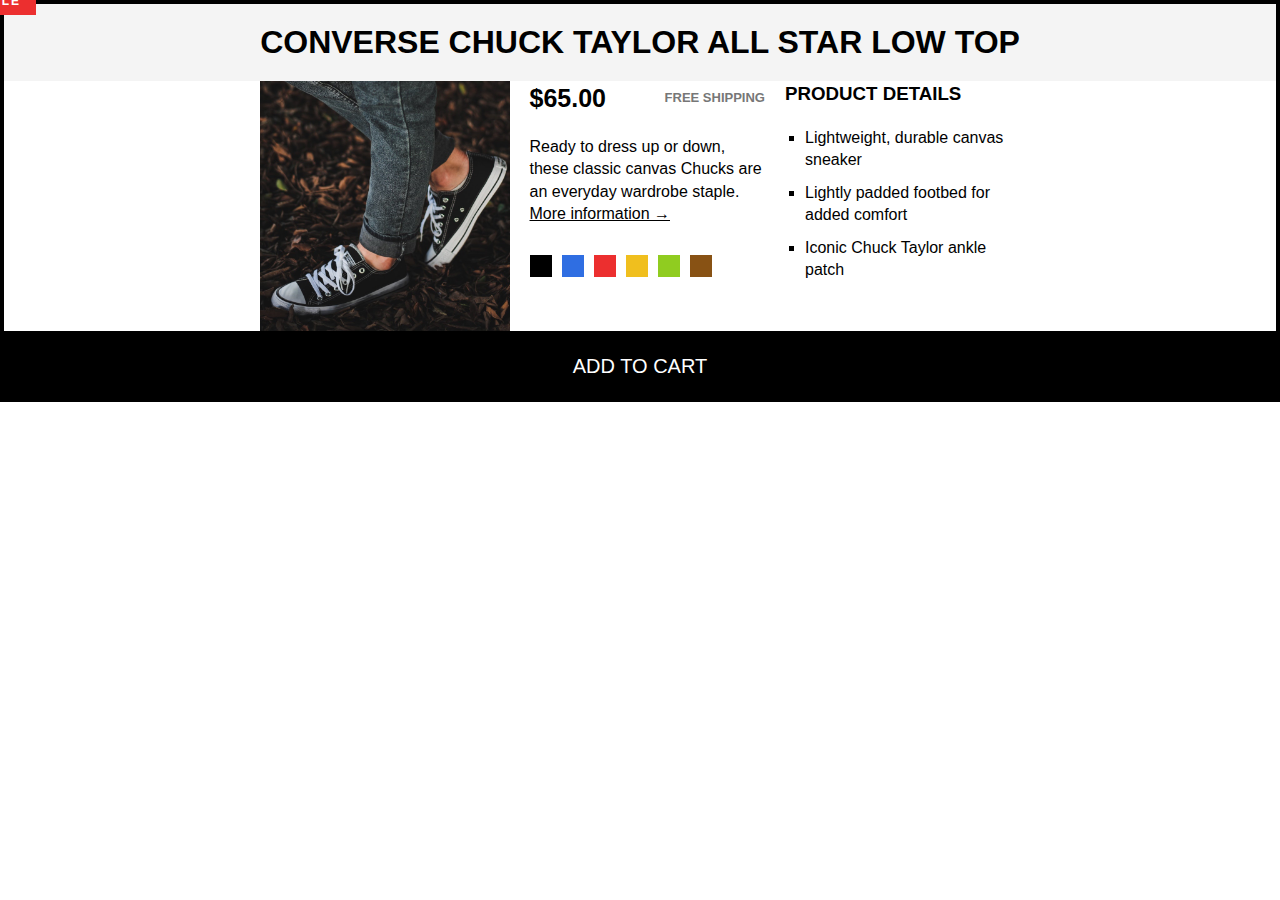
<file: challenge#2/index.html>
<!DOCTYPE html>
<html lang="en">
	<head>
		<meta charset="UTF-8" />
		<meta name="viewport" content="width=device-width, initial-scale=1.0" />
		<link rel="stylesheet" href="style.css" />
		<title>Shopping</title>
	</head>
	<body>
		<article class="product">
			<button class="sale-btn">SALE</button>
			<h1 class="product-title">Converse Chuck Taylor All Star Low Top</h1>
			<img
				src="img/challenges.jpg"
				alt="A men wearing a Converse shoe"
				width="250px"
			/>
			<div class="div-1">
				<div class="price-shipping">
					<p class="price"><strong>$65.00</strong></p>
					<p class="shipping">Free Shipping</p>
				</div>
				<p>
					Ready to dress up or down, these classic canvas Chucks are an everyday
					wardrobe staple.
				</p>
				<a class="link" href="https://www.google.com"
					>More information &RightArrow;</a
				>
				<div class="colors">
					<div class="color color-1"></div>
					<div class="color color-2"></div>
					<div class="color color-3"></div>
					<div class="color color-4"></div>
					<div class="color color-5"></div>
					<div class="color color-6"></div>
				</div>
			</div>
			<div class="div-2">
				<h3 class="details-title">Product Details</h3>
				<ul class="details-list">
					<li>Lightweight, durable canvas sneaker</li>
					<li>Lightly padded footbed for added comfort</li>
					<li>Iconic Chuck Taylor ankle patch</li>
				</ul>
			</div>
			<button class="btn">Add to cart</button>
		</article>
	</body>
</html>
</file>
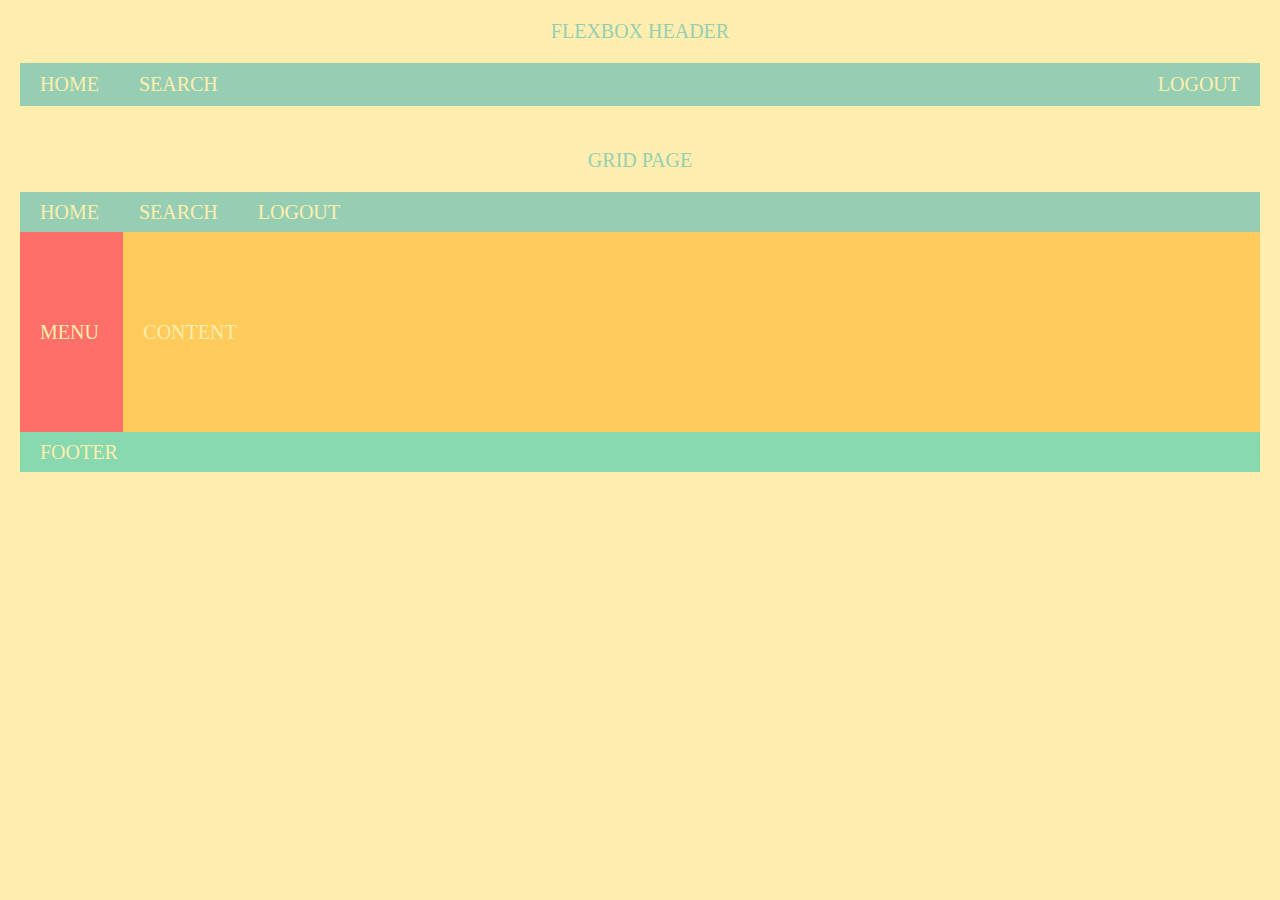
<file: exp/index.html>
<html>
	<head>
		<link rel="stylesheet" href="basic.css" />
		<link rel="stylesheet" href="style.css" />
	</head>
	<body>
		<p>FLEXBOX HEADER</p>
		<div class="flexbox-header">
			<div>HOME</div>
			<div>SEARCH</div>
			<div>LOGOUT</div>
		</div>
		<br />
		<p>GRID PAGE</p>
		<div class="grid-page">
			<div class="header">
				<div>HOME</div>
				<div>SEARCH</div>
				<div>LOGOUT</div>
			</div>
			<div class="menu">MENU</div>
			<div class="content">CONTENT</div>
			<div class="footer">FOOTER</div>
		</div>
	</body>
</html>
</file>
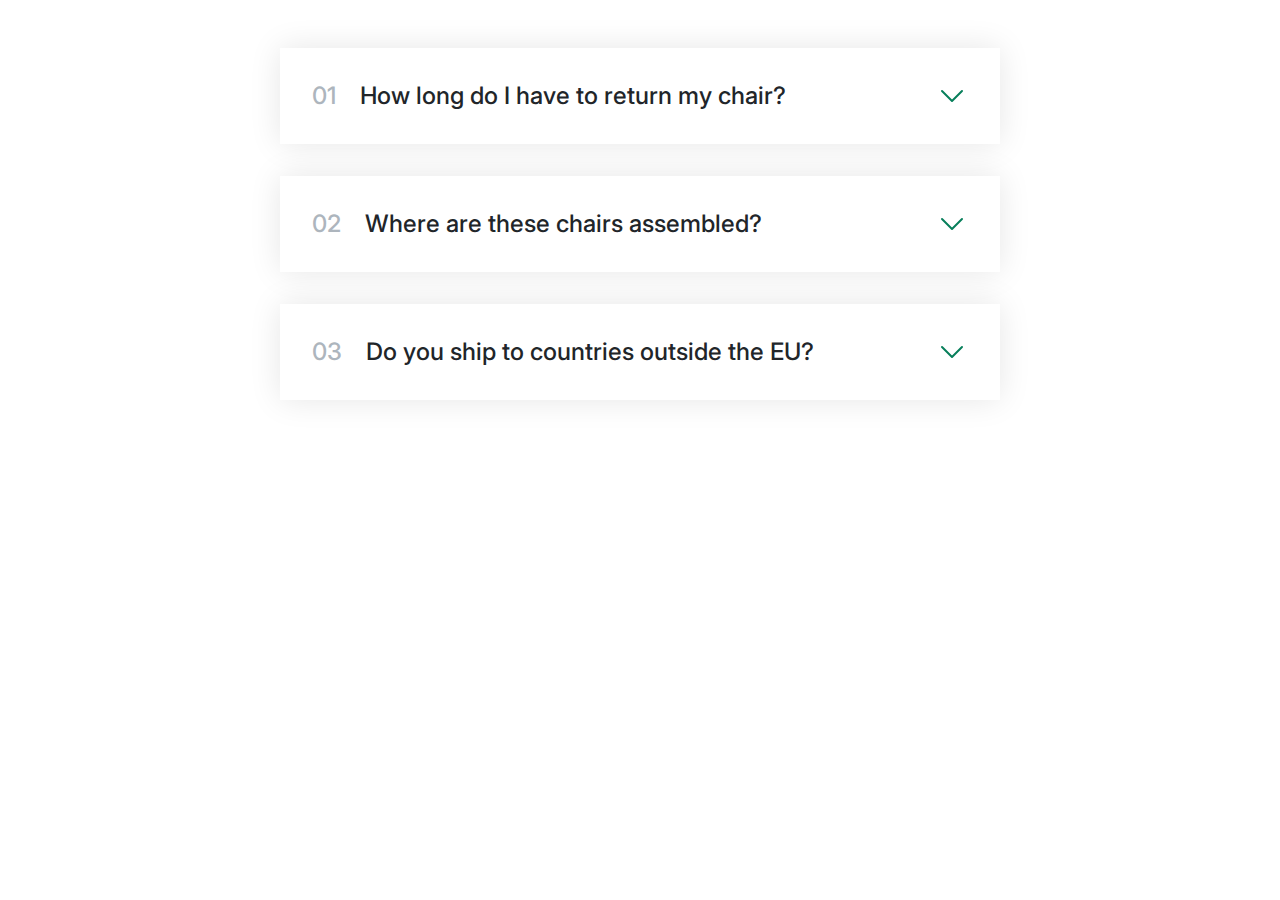
<file: 06-Components/01-accordion.html>
<!DOCTYPE html>
<html lang="en">
	<head>
		<meta charset="UTF-8" />
		<meta name="viewport" content="width=device-width, initial-scale=1.0" />

		<title>Accordion</title>
		<link rel="preconnect" href="https://fonts.googleapis.com" />
		<link rel="preconnect" href="https://fonts.gstatic.com" crossorigin />
		<link
			href="https://fonts.googleapis.com/css2?family=Inter:wght@400;500;700&display=swap"
			rel="stylesheet"
		/>
		<style>
			/*
			SPACING SYSTEM (px)
			2 / 4 / 8 / 12 / 16 / 24 / 32 / 48 / 64 / 80 / 96 / 128



			FONT SIZE SYSTEM (px)
			10 / 12 / 14 / 16 / 18 / 20 / 24 / 30 / 36 / 44 / 52 / 62 / 74 / 86 / 98
			*/

			/* 
			MAIN COLOR: #087f5b
			GREY COLOR: #495057
			*/
			* {
				margin: 0;
				padding: 0;
				line-height: 1;
			}
			body {
				font-family: "Inter", sans-serif;
			}
			.container {
				width: 720px;
				margin: 0 auto;
			}
			.accordion {
				display: flex;
				flex-direction: column;
				gap: 32px;
				padding-top: 48px;
			}
			.item {
				display: grid;
				grid-template-columns: auto 1fr auto;
				align-items: center;
				box-shadow: 0 0 32px rgba(0, 0, 0, 0.1);
				padding: 32px;
				column-gap: 24px;
				row-gap: 32px;
				transition: all 0.4s;
			}
			.open {
				border-top: solid 4px #087f5b;
			}

			.number {
				font-size: 24px;
				font-weight: 500;
				color: #adb5bd;
			}
			.open .number {
				color: #087f5b;
			}
			.title {
				font-size: 24px;
				font-weight: 500;
				color: #212529;
			}
			.open .title {
				color: #087f5b;
			}
			.hidden-box {
				display: none;
			}
			.open .hidden-box {
				grid-column: 2;

				display: flex;
				flex-direction: column;
				gap: 24px;
			}
			.txt {
				color: #495057;
				line-height: 1.6;
			}
			ul {
				color: #868e96;
			}
			ul li {
				line-height: 1.6;
				margin-left: 16px;
			}
			.accordion-icon {
				/* stroke: #; */
				stroke: #087f5b;
				height: 32px;
				width: 32px;
				cursor: pointer;
			}
		</style>
	</head>
	<body>
		<div class="container">
			<div class="accordion">
				<div class="item">
					<p class="number">01</p>
					<p class="title">How long do I have to return my chair?</p>
					<!-- icon -->
					<svg
						xmlns="http://www.w3.org/2000/svg"
						fill="none"
						viewBox="0 0 24 24"
						stroke-width="1.5"
						stroke="currentColor"
						class="accordion-icon"
					>
						<path
							stroke-linecap="round"
							stroke-linejoin="round"
							d="M19.5 8.25l-7.5 7.5-7.5-7.5"
						/>
					</svg>
					<div class="hidden-box">
						<p class="txt">
							Lorem ipsum dolor sit amet consectetur adipisicing elit. Qui aspernatur
							pariatur modi blanditiis doloribus debitis laboriosam perferendis nobis
							tenetur odio. Excepturi maxime vel, cum eius deserunt accusamus minima
							consequuntur est?
						</p>
						<ul>
							<li>Lorem ipsum, dolor sit amet consectetur adipisicing elit.</li>
							<li>Quasi accusamus corporis totam tempora suscipit ab obcaecati.</li>
							<li>Tempora, et atque officia at consequatur laborum!</li>
							<li>Repudiandae praesentium illo voluptate in, atque enim.</li>
						</ul>
					</div>
				</div>
				<div class="item">
					<p class="number">02</p>
					<p class="title">Where are these chairs assembled?</p>
					<!-- icon -->
					<svg
						xmlns="http://www.w3.org/2000/svg"
						fill="none"
						viewBox="0 0 24 24"
						stroke-width="1.5"
						stroke="currentColor"
						class="accordion-icon"
					>
						<path
							stroke-linecap="round"
							stroke-linejoin="round"
							d="M19.5 8.25l-7.5 7.5-7.5-7.5"
						/>
					</svg>
					<div class="hidden-box">
						<p class="txt">
							Lorem ipsum dolor sit amet consectetur adipisicing elit. Qui aspernatur
							pariatur modi blanditiis doloribus debitis laboriosam perferendis nobis
							tenetur odio. Excepturi maxime vel, cum eius deserunt accusamus minima
							consequuntur est?
						</p>
						<ul>
							<li>Lorem ipsum, dolor sit amet consectetur adipisicing elit.</li>
							<li>Quasi accusamus corporis totam tempora suscipit ab obcaecati.</li>
							<li>Tempora, et atque officia at consequatur laborum!</li>
							<li>Repudiandae praesentium illo voluptate in, atque enim.</li>
						</ul>
					</div>
				</div>
				<div class="item">
					<p class="number">03</p>
					<p class="title">Do you ship to countries outside the EU?</p>
					<!-- icon -->
					<svg
						xmlns="http://www.w3.org/2000/svg"
						fill="none"
						viewBox="0 0 24 24"
						stroke-width="1.5"
						stroke="currentColor"
						class="accordion-icon"
					>
						<path
							stroke-linecap="round"
							stroke-linejoin="round"
							d="M19.5 8.25l-7.5 7.5-7.5-7.5"
						/>
					</svg>
					<div class="hidden-box">
						<p class="txt">
							Lorem ipsum dolor sit amet consectetur adipisicing elit. Qui aspernatur
							pariatur modi blanditiis doloribus debitis laboriosam perferendis nobis
							tenetur odio. Excepturi maxime vel, cum eius deserunt accusamus minima
							consequuntur est?
						</p>
						<ul>
							<li>Lorem ipsum, dolor sit amet consectetur adipisicing elit.</li>
							<li>Quasi accusamus corporis totam tempora suscipit ab obcaecati.</li>
							<li>Tempora, et atque officia at consequatur laborum!</li>
							<li>Repudiandae praesentium illo voluptate in, atque enim.</li>
						</ul>
					</div>
				</div>
			</div>
		</div>
		<script>
			const accordionIconsEl = document.querySelectorAll(".accordion-icon");
			const openOrClose = function (e) {
				const item = e.target.closest(".item");
				item.classList.toggle("open");
			};

			accordionIconsEl.forEach(el => el.addEventListener("click", openOrClose));
		</script>
	</body>
</html>
</file>
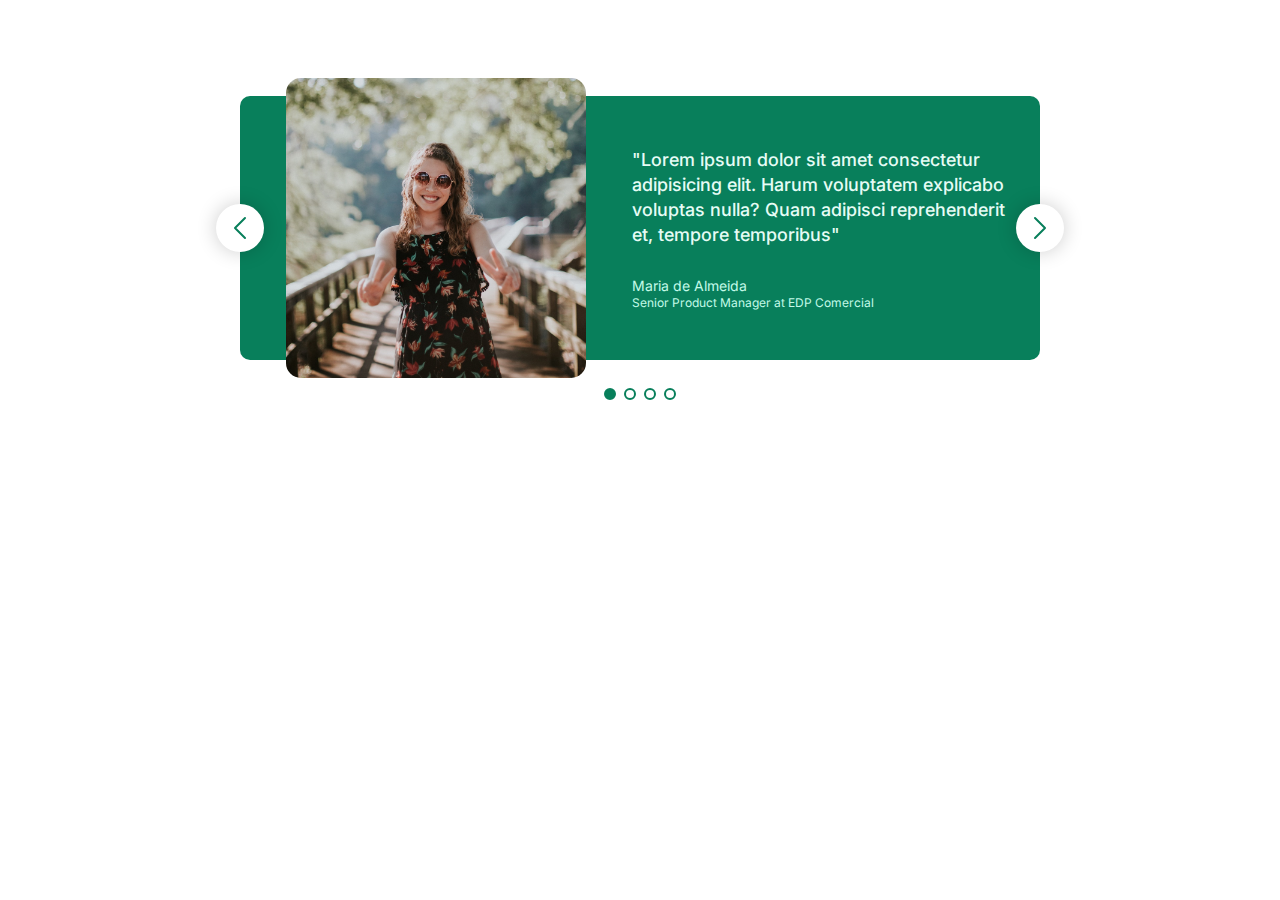
<file: 06-Components/02-carousel.html>
<!DOCTYPE html>
<html lang="en">
	<head>
		<meta charset="UTF-8" />
		<meta name="viewport" content="width=device-width, initial-scale=1.0" />

		<title>Accordion</title>
		<link rel="preconnect" href="https://fonts.googleapis.com" />
		<link rel="preconnect" href="https://fonts.gstatic.com" crossorigin />
		<link
			href="https://fonts.googleapis.com/css2?family=Inter:wght@400;500;700&display=swap"
			rel="stylesheet"
		/>
		<style>
			/*
			SPACING SYSTEM (px)
			2 / 4 / 8 / 12 / 16 / 24 / 32 / 48 / 64 / 80 / 96 / 128

			FONT SIZE SYSTEM (px)
			10 / 12 / 14 / 16 / 18 / 20 / 24 / 30 / 36 / 44 / 52 / 62 / 74 / 86 / 98
			*/

			/*

						MAIN COLOR: #087f5b
						GREY COLOR: #495057
						*/
			* {
				margin: 0;
				padding: 0;
				line-height: 1;
			}
			body {
				font-family: "Inter", sans-serif;
			}
			.container {
				width: 800px;
				margin: 96px auto;
			}
			img {
				height: 200px;
				transform: scale(1.5);
				border-radius: 10px;
			}
			.carousel {
				background-color: #087f5b;
				padding: 32px;
				padding-left: 96px;
				border-radius: 10px;

				position: relative;

				display: flex;
				align-items: center;
				gap: 96px;
			}
			.testimonial {
			}
			.testimonial-txt {
				font-size: 18px;
				line-height: 1.4;
				/* font-w */
				font-weight: 500;
				color: #e6fcf5;
				margin-bottom: 32px;
			}
			.testimonial-author {
				color: #c3fae8;
				font-size: 14px;
				margin-bottom: 4px;
			}
			.testimonial-author-job {
				color: #c3fae8;
				font-size: 12px;
			}
			.btn-icon {
				height: 32px;
				width: 32px;
				stroke: #087f5b;
			}
			.btn {
				position: absolute;
				width: 48px;
				height: 48px;
				border: none;
				border-radius: 50%;
				background-color: #fff;
				box-shadow: 0 0 20px 0 rgba(0, 0, 0, 0.2);

				display: flex;
				align-items: center;
				justify-content: center;
			}
			.btn--left {
				/* t; */
				left: 0;
				top: 50%;
				transform: translate(-50%, -50%);
			}
			.btn--right {
				right: 0;
				top: 50%;
				transform: translate(50%, -50%);
			}
			.dots {
				position: absolute;

				display: flex;
				gap: 8px;
				right: 50%;
				bottom: 0;

				transform: translate(50%, 40px);
			}
			.dot {
				height: 12px;
				width: 12px;

				background-color: #fff;
				border: solid 2px #087f5b;
				border-radius: 50%;
			}
			.dot--fill {
				background-color: #087f5b;
			}
		</style>
	</head>
	<body>
		<div class="container">
			<div class="carousel">
				<img
					src="maria.jpg"
					alt="Maria de Almeida

				"
				/>
				<div class="testimonial">
					<p class="testimonial-txt">
						"Lorem ipsum dolor sit amet consectetur adipisicing elit. Harum voluptatem
						explicabo voluptas nulla? Quam adipisci reprehenderit et, tempore temporibus"
					</p>
					<p class="testimonial-author">Maria de Almeida</p>
					<p class="testimonial-author-job">Senior Product Manager at EDP Comercial</p>
				</div>
				<button class="btn btn--left">
					<svg
						xmlns="http://www.w3.org/2000/svg"
						fill="none"
						viewBox="0 0 24 24"
						stroke-width="1.5"
						stroke="currentColor"
						class="btn-icon"
					>
						<path
							stroke-linecap="round"
							stroke-linejoin="round"
							d="M15.75 19.5L8.25 12l7.5-7.5"
						/>
					</svg>
				</button>
				<button class="btn btn--right">
					<svg
						xmlns="http://www.w3.org/2000/svg"
						fill="none"
						viewBox="0 0 24 24"
						stroke-width="1.5"
						stroke="currentColor"
						class="btn-icon"
					>
						<path
							stroke-linecap="round"
							stroke-linejoin="round"
							d="M8.25 4.5l7.5 7.5-7.5 7.5"
						/>
					</svg>
				</button>
				<div class="dots">
					<button class="dot dot--fill">&nbsp;</button>
					<button class="dot">&nbsp;</button>
					<button class="dot">&nbsp;</button>
					<button class="dot">&nbsp;</button>
				</div>
			</div>
		</div>
	</body>
</html>
</file>
<file: 02-HTML-Fundamentals/style.css>
h1,
h2,
h3,
h4,
p,
li {
	font-family: sans-serif;
}
h1 {
	text-transform: uppercase;
	font-family: sans-serif;
	font-size: 26px;
	font-style: italic;
}
h2 {
	font-size: 40px;
}
h3 {
	font-size: 30px;
}
h4 {
	font-size: 20px;
	text-transform: uppercase;
	text-align: center;
}
p {
	font-size: 22px;
	line-height: 1.5em;
}
li {
	font-size: 20px;
}
footer p {
	font-size: 14px;
}
</file>
<file: 03-CSS-Fundamentals/style.css>
* {
	padding: 0;
	margin: 0;
}
body {
	--heading-color: #1098ad;
	font-family: sans-serif;
	color: #444;
	border-top: 10px solid var(--heading-color);
	position: relative;
}
.container {
	width: 800px;
	margin: 0 auto;
}
.magazine-header {
	background-color: #f7f7f7;
	padding: 20px 40px;
	margin-bottom: 60px;
}
.post-header {
	margin-bottom: 40px;
}

.post-title {
	margin-bottom: 20px;
}
.post-img {
	/* It sets the width according to size of parent element */
	width: 100%;
	height: auto;
}
article {
	margin-bottom: 60px;
}
.author-img {
	float: left;
}

aside {
	background-color: #f0f0f0;
	border-top: 5px solid var(--heading-color);
	border-bottom: 5px solid var(--heading-color);
	width: 500px;
	padding: 50px 0;
}

a,
h1,
h2,
h3 {
	text-decoration: none;
	color: var(--heading-color);
}
a:hover {
	color: orangered;
	text-decoration: underline;
}
nav {
	font-size: 18px;
}
nav a:link {
	display: inline-block;
	margin-right: 30px;
	margin-top: 10px;
}

nav a:link:last-child {
	margin-right: 0;
}
h1 {
	font-size: 26px;
	text-transform: uppercase;
	font-style: italic;
	/* That is nice */
}
h2 {
	font-size: 40px;
}
h3 {
	font-size: 30px;
	margin-bottom: 20px;
	margin-top: 40px;
}
h4 {
	font-size: 20px;
	text-transform: uppercase;
	text-align: center;
}
p {
	font-size: 22px;
	line-height: 1.4;
	margin-bottom: 15px;
}
#author {
	font-size: 18px;
	font-style: italic;
}
#copyright {
	font-size: 16px;
}
.related {
	list-style: none;
}
.related-author {
	font-size: 18px;
	font-weight: bold;
}
ul,
ol {
	margin: 0 0 20px 50px;
}
li {
	font-size: 20px;
	margin-bottom: 10px;
}
li:first-child {
	font-weight: bold;
}
li:last-child {
	font-style: italic;
}
.btn {
	position: absolute;
	bottom: 50px;
	right: 20px;
	padding: 30px 50px;
	border: none;
	background-color: #f0f0f0;
	border-radius: 6px;
	font-size: 30px;
	cursor: pointer;
}
h1::first-letter {
	font-style: normal;
	margin-right: 6px;
}
</file>
<file: 05-Design-copy/style.css>
/*
    font-color: #4b5563
                #047857
*/

/* GENERAL STYLES */
* {
	margin: 0;
	padding: 0;
}
body {
	font-family: "Inter", sans-serif;
	color: #4b5563;
	border-bottom: solid 7px #047857;

	/* background-image: url("Lisbon-Chair-Shop.png");
	background-size: contain; /* Adjust as needed */
	/* background-repeat: no-repeat;
	background-attachment: fixed; /* Optional, makes the background fixed while scrolling */
	/* overflow-y: ;
	overflow-x: scroll; */
}
header,
section {
	margin-bottom: 128px;
}
.container {
	padding-top: 64px;
	width: 960px;
	margin: 0 auto;
}
h2 {
	font-size: 36px;
	font-weight: 700;
	margin-bottom: 48px;
}
.btn:link,
.btn:visited {
	background-color: #047857;
	color: #fff;
	text-decoration: none;
	font-weight: 700;
	text-transform: uppercase;
	display: inline-block;
}
.grid-col-3 {
	display: grid;
	grid-template-columns: repeat(3, 1fr);
	gap: 64px;
}

/* HEADER */
header {
	display: flex;
	gap: 64px;
}

.hero-img {
	width: 450px;
}

h1 {
	font-size: 44px;
	font-weight: 700;
	letter-spacing: -2px;
	line-height: 1.1;
	margin-bottom: 48px;
}
.header-txt {
	font-size: 18px;
	/* font */
	line-height: 1.5;
	/* font-size: ; */
	margin-bottom: 32px;
}
.btn--big:link,
.btn--big:visited {
	font-size: 18px;
	padding: 16px 32px;
}

/* FEATURE SECTION */
.feature-title {
	font-size: 20px;
	font-weight: 700;
	margin-bottom: 16px;
}
.feature-txt {
	line-height: 1.5;
	font-size: 16px /*  */;
}
.feature-icon {
	stroke: #047857;
	height: 36px;
	width: 36px;
	margin-bottom: 32px;
}

/* TESTIMONIAL SECTION */
.testimonial-section {
	display: flex;
	gap: 48px;
	color: #fff;
	background-color: #047857;
	padding: 32px;
}

.testimonial-img {
	/* width: 200px; */
	width: auto;
	height: 200px;
}

.testimonial-title {
	font-size: 24px;
	font-weight: 700;
}
.testimonial-quote {
	font-style: italic;
	line-height: 1.4;
}

.testimonial-quote-author {
	font-weight: 500;
}

/* CHAIR SECTION */

.chair {
	width: 270px;
	box-shadow: 0 0 10px 0 rgba(0, 0, 0, 0.1);
}
.chair-img {
	width: 100%;
	/* margin-bottom: 20px; */
}
.chair-txt-box {
	padding: 24px 32px;
}
.chair-title {
	font-size: 24px;
	font-weight: 700;
	margin-bottom: 24px;
}
ul {
	list-style: none;
	line-height: 2.4;
	margin-bottom: 32px;
}
.chair-txt {
	display: flex;
	align-items: center;
	/* gap:; */
	gap: 10px;
}
.chair-txt span {
	font-size: 16px;
}
.chair-purchase {
	display: flex;
	align-items: center;
	gap: 24px;
}
.chair-price {
	font-size: 20px;
	font-weight: 700;
}
.btn--small {
	font-size: 14px;
	padding: 8px 10px;
}
.chair-icon {
	stroke: #047857;
	width: 24px;
	height: 24px;
}
footer {
	font-size: 10px;
}
</file>
<file: 05-Design/style.css>
/*
SPACING SYSTEM (px)
2 / 4 / 8 / 12 / 16 / 24 / 32 / 48 / 64 / 80 / 96 / 128



FONT SIZE SYSTEM (px)
10 / 12 / 14 / 16 / 18 / 20 / 24 / 30 / 36 / 44 / 52 / 62 / 74 / 86 / 98
*/

/* 
MAIN COLOR: #087f5b
GREY COLOR: #495057
*/

* {
	margin: 0;
	padding: 0;
	box-sizing: border-box;
}

/* ------------------------ */
/* GENERAL STYLES */
/* ------------------------ */

body {
	/* we have to add the Inter */
	font-family: "Inter", sans-serif;
	color: #495057;
	border-bottom: solid 7px #087f5b;
}

.container {
	width: 960px;
	/* it aligns the container */
	margin: 0 auto;
}

header,
section {
	margin-bottom: 96px;
}

h2 {
	margin-bottom: 48px;
	/* 44 / 52 / 62 */
	font-size: 36px;
}

.grid-3-cols {
	display: grid;
	grid-template-columns: repeat(3, 1fr);
	column-gap: 80px;
}
.btn:link,
.btn:visited {
	display: inline-block;
	text-transform: uppercase;
	text-decoration: none;
	background-color: #087f5b;
	color: #fff;
	font-weight: 500;
	border-radius: 500px;
}

/* ------------------------ */
/* COMPONENT STYLES */
/* ------------------------ */

/* HEADER */
header {
	display: grid;
	grid-template-columns: repeat(2, 1fr);
	column-gap: 80px;
	margin-top: 64px;
	/* margin-bottom: 96px; */
}
header img {
	border-radius: 15px;
}
.header-text-box {
	align-self: center;
	/* 16 / 18 / 20  */
	font-size: 18px;
	line-height: 1.6;
}

h1 {
	font-size: 44px;
	line-height: 1.1;
	letter-spacing: -1px;

	margin-bottom: 48px;
}

.header-text {
	margin-bottom: 24px;
}

img {
	width: 100%;
}
.btn--big:link,
.btn--big:visited {
	padding: 16px 32px;
	font-size: 20px;
	font-weight: 500;
}

/* FEATURES */
.features-icon {
	stroke: #087f5b;
	height: 30px;
	width: 30px;
	margin-bottom: 32px;
}

.features-title {
	/* 20 / 24 / 30 / 36 */
	font-size: 24px;
	margin-bottom: 16px;
}
/*  */
.features-text {
	font-size: 18px;
	line-height: 1.6;
}

/* TESTIMONIAL */
.testimonial-section {
	background-color: #087f5b;
	color: #fff;
	padding: 16px 32px;
	border-radius: 15px;
}

.testimonial-box {
	grid-column: 2 / -1;
	align-self: center;
}

.testimonial-box h2 {
	/*  20 / 24 / 30 */
	font-size: 24px;
	margin-bottom: 24px;
}

.testimonial-text {
	font-size: 16px;
	line-height: 1.3;
	font-style: italic;
	margin-bottom: 24px;
}

/* CHAIRS */
.chair {
	box-shadow: 0 5px 25px 0 rgba(0, 0, 0, 0.1);
	border-radius: 10px;
	/* border-radius: 100px; */
}
.chair img {
	border-radius: 10px;
	border-bottom-left-radius: 0;
	border-bottom-left-radius: 0;
}
.chair-box {
	padding: 24px;
}

h3 {
	margin-bottom: 24px;
	/* 20 / 24 / 30 */
	font-size: 24px;
}

.chair-details {
	list-style: none;
	margin-bottom: 24px;
}

.chair-details li {
	display: flex;
	align-items: center;
	gap: 12px;
	margin-bottom: 24px;

	font-size: 16px;
}

.chair-details li:last-child {
	margin-bottom: 0;
}

.chair-icon {
	stroke: #087f5b;
	width: 24px;
	height: 24px;
}

.chair-price {
	display: flex;
	justify-content: space-between;
	font-size: 20px;
	align-items: center;
}

.btn--small:link,
.btn--small:visited {
	padding: 8px 16px;
	font-size: 14px;
}

footer {
	margin-bottom: 48px;
	font-size: 10px;
}
</file>
<file: challenge#2/style.css>
* {
	margin: 0;
	padding: 0;
	/* box-sizing: border-box; */
}
body {
	font-family: sans-serif;
	line-height: 1.4;
}
article {
	display: grid;
	/* grid-template-columns: repeat(3, ); */
	grid-template-columns: 1fr [ml-end] 1fr 1fr 1fr [mr-start] 1fr;
	grid-template-rows: repeat(3, auto);
	grid-column-gap: 20px;
}
img {
	grid-column-start: ml-end;
}
.div-2 {
	grid-column-end: mr-start;
}
.sale-btn {
	/* letter-spacing: 1.4; */
	position: absolute;
	left: -38px;
	top: -17px;
	border: none;
	background: #ec2f2f;
	color: #fff;
	font-size: 12px;
	font-weight: bold;
	letter-spacing: 2px;
	padding: 7px 15px;
}
.product {
	border: 4px solid #000;
	position: relative;
}
.product-title {
	grid-column: 1/-1;
	padding: 16px;
	text-align: center;
	background-color: #f4f4f4;
	text-transform: uppercase;
}
.price-shipping {
	display: flex;
	justify-content: space-between;
	align-items: center;
	margin-bottom: 20px;
}
.price {
	font-size: 25px;
	font-weight: bold;
}
.shipping {
	font-size: 13px;
	color: #777;
	font-weight: bold;
	text-transform: uppercase;
}

.link:link,
.link:visited {
	display: block;
	color: #000;
	margin-bottom: 30px;
}

.link:hover,
link:active {
	text-decoration: none;
}
.details-title {
	text-transform: uppercase;
	margin-bottom: 20px;
}
.details-list {
	margin-left: 20px;
	list-style: square;
}
.details-list li {
	margin-bottom: 10px;
}
.btn {
	grid-column: 1/-1;
	background-color: #000;
	color: #fff;
	/* font-size: ; */
	font-size: 20px;
	text-transform: uppercase;
	cursor: pointer;
	width: 100%;
	padding: 20px;
	border: none;
	border-top: 4px solid #000;
}
.btn:hover {
	background-color: #fff;
	color: #000;
}
.colors {
	display: flex;
	/* justify-content: space-between; */
	gap: 10px;
}
.color {
	width: 22px;
	height: 22px;
	cursor: pointer;
}
.color-1 {
	background-color: #000;
}
.color-2 {
	background-color: #2f6ee2;
}
.color-3 {
	background-color: #ec2f2f;
}
.color-4 {
	background-color: #f0bf1e;
}
.color-5 {
	background-color: #90cc20;
}
.color-6 {
	background-color: #885214;
}
</file>
<file: exp/basic.css>
html,
body {
	background-color: #ffeead;
	margin: 10px;
	font-size: 20px;
}

p {
	color: #96ceb4;
	text-align: center;
}

.flexbox-header > div {
	display: flex;
	font-size: 1em;
	padding: 10px 20px;
}

.flexbox-header {
	background-color: #96ceb4;
	color: #ffeead;
}

.header {
	background-color: #96ceb4;
}

.header :nth-child(2) {
	padding: 0 40px;
}

.menu {
	background-color: #ff6f69;
}

.content {
	background-color: #ffcc5c;
}

.footer {
	background-color: #88d8b0;
}

.grid-page > div {
	color: #ffeead;
	display: flex;
	align-items: center;
	padding: 0px 20px;
}
</file>
<file: exp/style.css>
.flexbox-header {
	display: flex;
}

.flexbox-header > div:nth-child(3) {
	margin-left: auto;
}

.grid-page {
	display: grid;
	grid-template-columns: repeat(12, 1fr);
	grid-template-rows: 40px 200px 40px;
}

.header {
	grid-column: 1 / -1;
}

.menu {
	grid-column: 1 / 2;
}

.content {
	grid-column: 2 / -1;
}

.footer {
	grid-column: 1 / -1;
}
</file>
